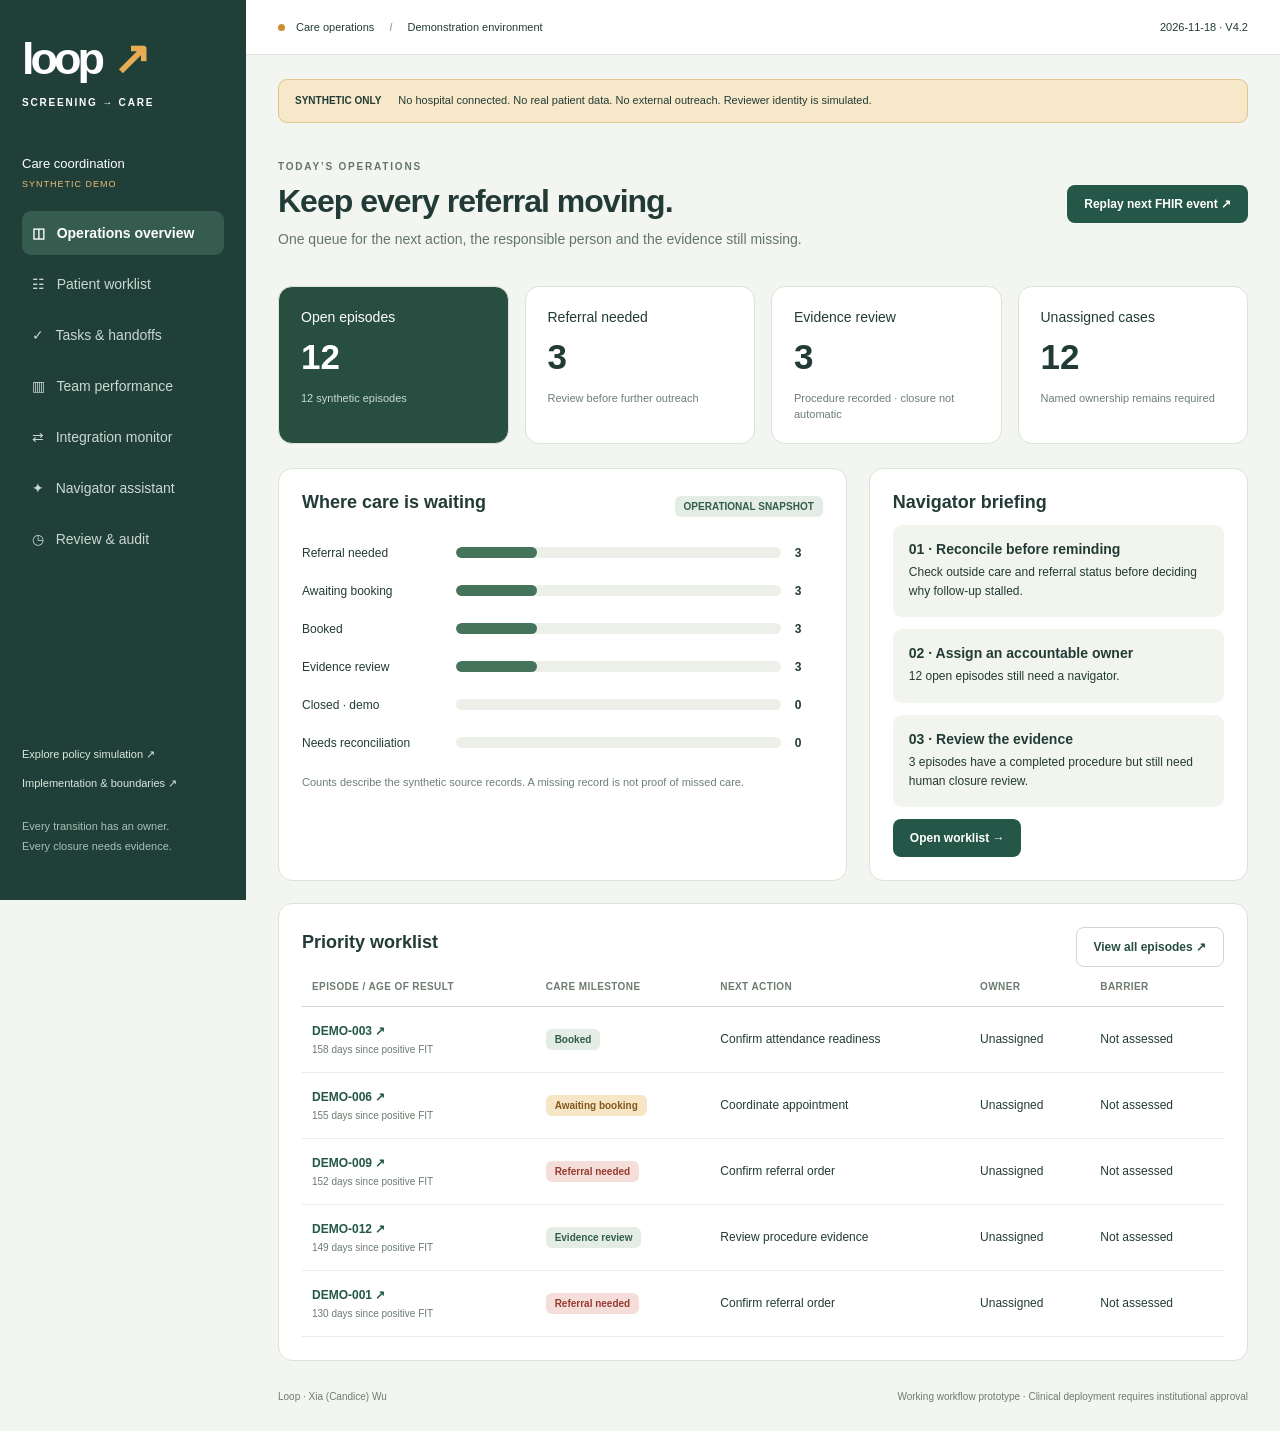
<file: index.html>
<!doctype html><html lang="en"><head><meta charset="utf-8"><meta name="viewport" content="width=device-width,initial-scale=1"><meta name="theme-color" content="#203f39"><title>Loop · Care coordination</title><link rel="stylesheet" href="care.css"><script src="data/fhir-demo.js" defer></script><script src="care-core.js" defer></script><script src="care.js" defer></script><script src="care-ops.js" defer></script></head>
<body><a class="skip" href="#main">Skip to workspace</a><aside><a class="logo" href="index.html">loop<span>↗</span></a><p class="overline">SCREENING → CARE</p><div class="workspace">Care coordination <small>SYNTHETIC DEMO</small></div><nav aria-label="Workspace"><button data-view="overview" class="active">◫ &nbsp; Operations overview</button><button data-view="queue">☷ &nbsp; Patient worklist</button><button data-view="tasks">✓ &nbsp; Tasks & handoffs</button><button data-view="reports">▥ &nbsp; Team performance</button><button data-view="feed">⇄ &nbsp; Integration monitor</button><button data-view="assistant">✦ &nbsp; Navigator assistant</button><button data-view="audit">◷ &nbsp; Review & audit</button></nav><div class="aside-bottom"><a href="analysis.html">Explore policy simulation ↗</a><a href="docs/CARE_COORDINATION_TECHNICAL_NOTES.html">Implementation & boundaries ↗</a><p>Every transition has an owner.<br>Every closure needs evidence.</p></div></aside>
<div class="shell"><header><span><i></i> Care operations <b>/</b> Demonstration environment</span><span id="snapshot-label">Snapshot · V4.2</span></header><main id="main"><div class="notice"><strong>SYNTHETIC ONLY</strong> No hospital connected. No real patient data. No external outreach. Reviewer identity is simulated.</div><div class="heading"><div><p class="overline" id="eyebrow"></p><h1 id="title"></h1><p id="subtitle"></p></div><button id="feed-next" class="primary">Replay next FHIR event ↗</button></div><section id="content" aria-live="polite"></section><footer>Loop · Xia (Candice) Wu <span>Working workflow prototype · Clinical deployment requires institutional approval</span></footer></main></div>
<dialog id="case-dialog" aria-labelledby="case-title"><div id="case-body"></div></dialog><div id="toast" role="status"></div></body></html>
</file>
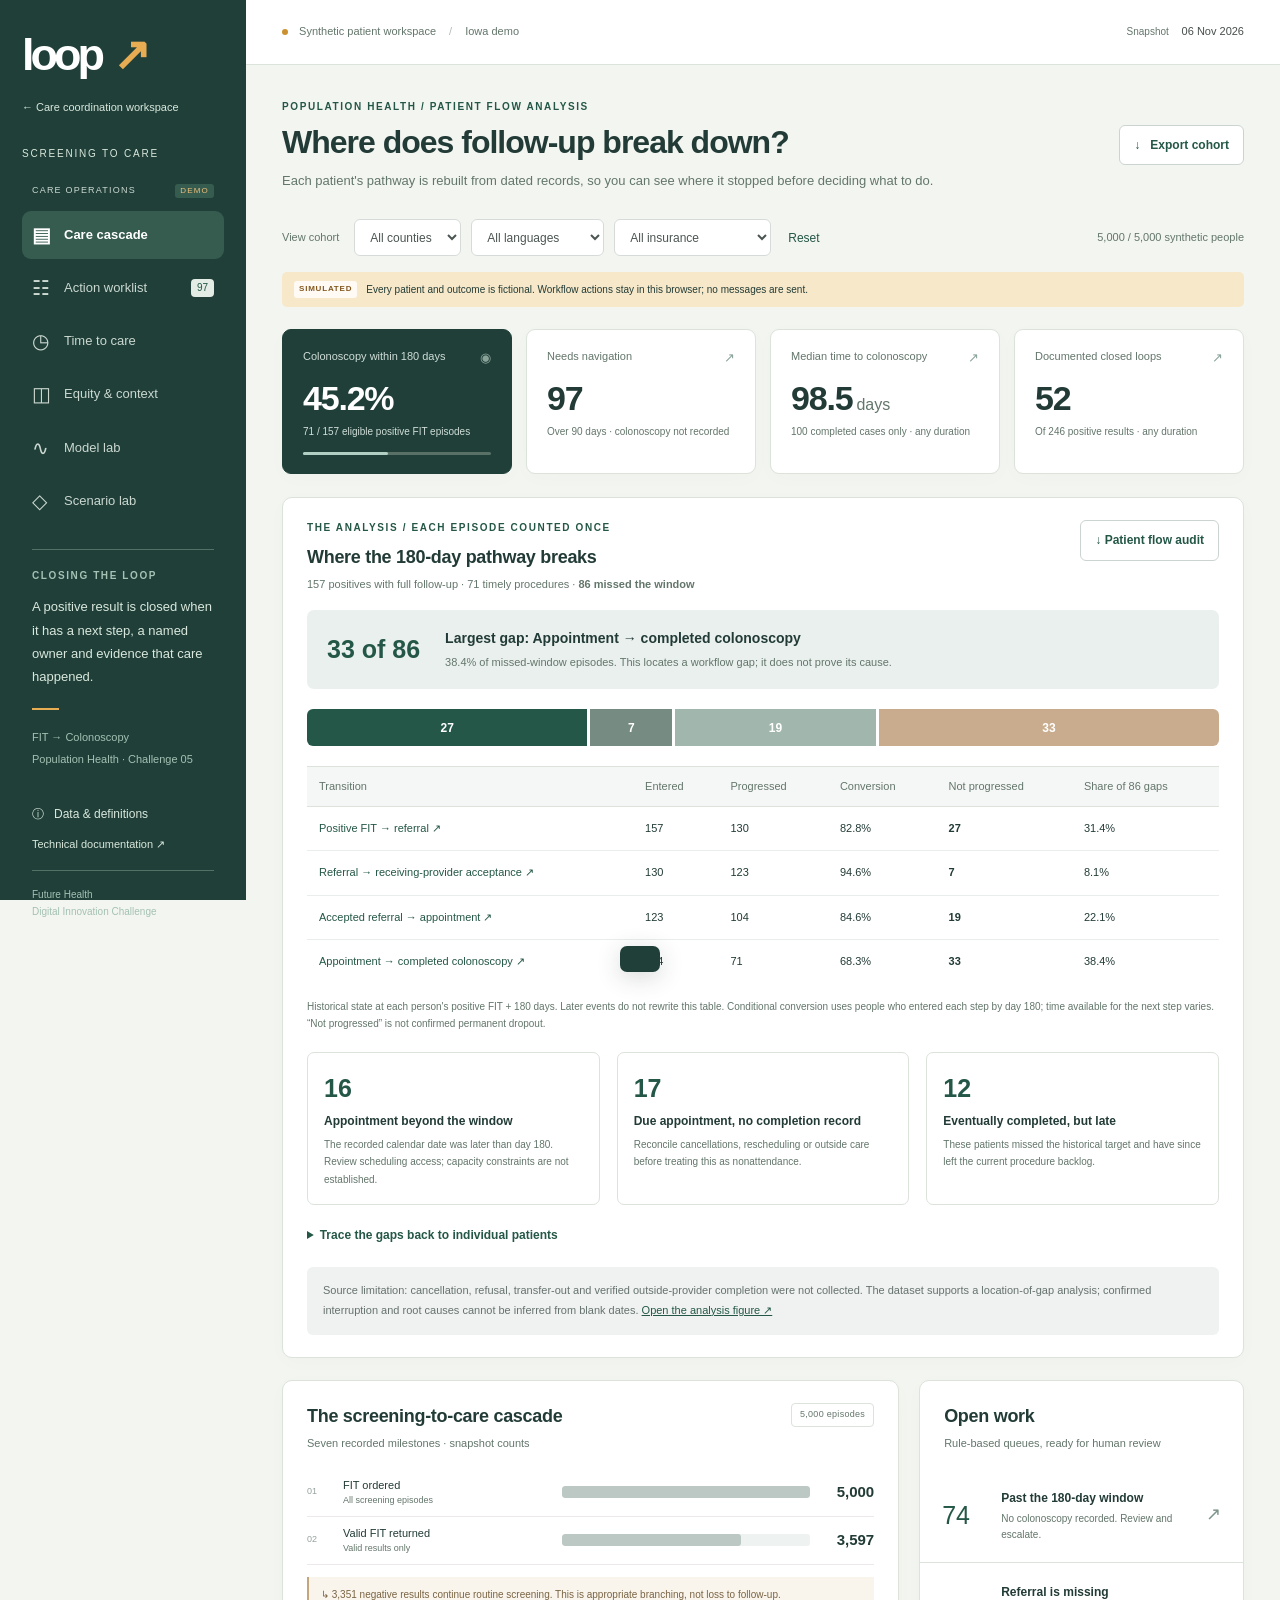
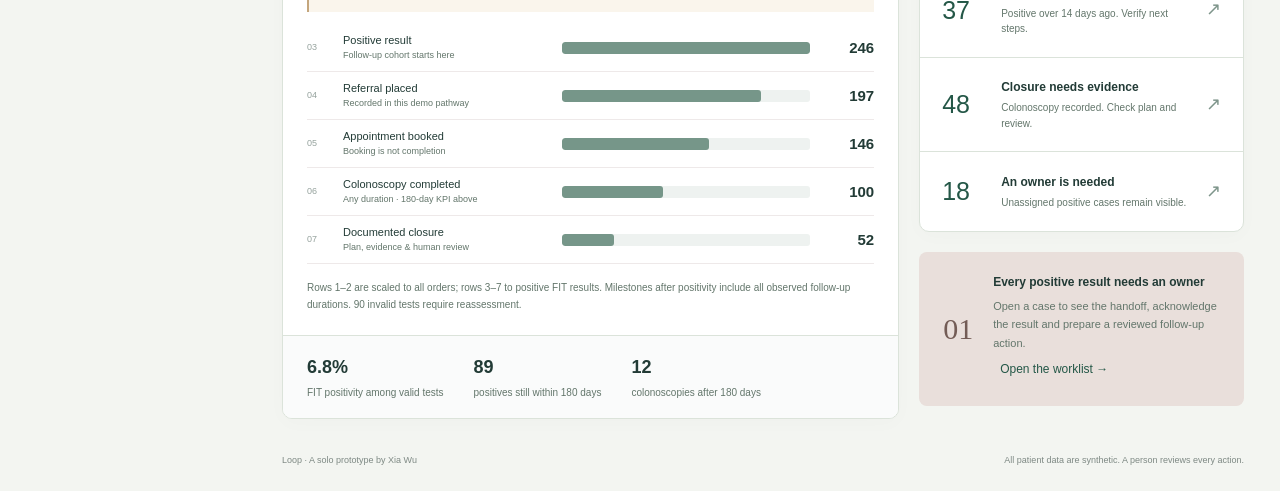
<file: analysis.html>
<!doctype html>
<html lang="en">
<head>
  <meta charset="utf-8">
  <meta name="viewport" content="width=device-width, initial-scale=1">
  <meta name="theme-color" content="#203f39">
  <meta name="description" content="Loop: a synthetic-data prototype for closing the FIT screening-to-care loop. Future Health Digital Innovation Challenge, Population Health.">
  <title>Loop · Screening to care</title>
  <meta property="og:type" content="website">
  <meta property="og:title" content="Loop · Closing the screening-to-care loop">
  <meta property="og:description" content="Interactive prototype on synthetic data. It shows where follow-up after a positive FIT stops and who owns the next step. No login needed.">
  <meta name="twitter:card" content="summary">
  <link rel="icon" href="data:image/svg+xml,%3Csvg xmlns='http://www.w3.org/2000/svg' viewBox='0 0 40 40'%3E%3Crect width='40' height='40' rx='11' fill='%23203f39'/%3E%3Ccircle cx='16' cy='20' r='9' fill='none' stroke='%23f0d9cf' stroke-width='3'/%3E%3Ccircle cx='25' cy='20' r='9' fill='none' stroke='%23e8ad53' stroke-width='3'/%3E%3C/svg%3E">
  <link rel="stylesheet" href="styles.css">
  <link rel="stylesheet" href="analysis-theme.css">
  <script src="data/demo-data.js" defer></script>
  <script src="metrics.js" defer></script>
  <script src="leakage.js" defer></script>
  <script src="modeling/model-data.js" defer></script>
  <script src="model-lab.js" defer></script>
  <script src="simulation_v3/simulation-data.js" defer></script>
  <script src="scenario-lab.js" defer></script>
  <script src="app.js" defer></script>
</head>
<body>
  <a class="skip" href="#main">Skip to dashboard</a>
  <aside class="sidebar">
    <a class="brand" href="#cascade" aria-label="Loop home">loop<span class="brand-dot">↗</span></a>
    <a href="index.html" class="workspace-return">← Care coordination workspace</a><div class="brand-caption">SCREENING TO CARE</div>
    <button class="mobile-info" id="mobile-methods-btn" aria-label="Data and definitions">ⓘ Data notes</button>
    <div class="workspace-label">CARE OPERATIONS <span>DEMO</span></div>
    <nav aria-label="Dashboard pages" id="navigation">
      <button data-page="cascade" class="active"><span class="nav-icon">▤</span>Care cascade</button>
      <button data-page="worklist"><span class="nav-icon">☷</span>Action worklist<span id="nav-count" class="nav-count"></span></button>
      <button data-page="timing"><span class="nav-icon">◷</span>Time to care</button>
      <button data-page="equity"><span class="nav-icon">◫</span>Equity & context</button>
      <button data-page="models"><span class="nav-icon">∿</span>Model lab</button>
      <button data-page="scenarios"><span class="nav-icon">◇</span>Scenario lab</button>
    </nav>
    <div class="sidebar-note"><div class="mini-label">CLOSING THE LOOP</div><p>A positive result is closed when it has a next step, a named owner and evidence that care happened.</p><span class="small-rule"></span><small>FIT → Colonoscopy<br>Population Health · Challenge 05</small></div>
    <div class="sidebar-bottom"><button id="methods-btn">ⓘ &nbsp; Data & definitions</button><a href="docs/TECHNICAL_DOCUMENTATION.html" target="_blank">Technical documentation ↗</a><div class="competition-name">Future Health<br>Digital Innovation Challenge</div></div>
  </aside>
  <div class="shell">
    <header class="topbar"><div><span class="status-dot"></span> Synthetic patient workspace <span class="topbar-divider">/</span> Iowa demo</div><div class="snapshot">Snapshot <strong>06 Nov 2026</strong></div></header>
    <main id="main" tabindex="-1">
      <div class="page-heading"><div><div id="eyebrow" class="eyebrow">POPULATION HEALTH / CARE CASCADE</div><h1 id="page-title">Where does follow-up break down?</h1><p id="page-subtitle">Loading the synthetic cohort.</p></div><button class="button secondary" id="export-btn">↓ &nbsp; Export cohort</button></div>
      <div class="filters" aria-label="Cohort filters">
        <span class="filter-label">View cohort</span>
        <label><span class="sr-only">County</span><select id="county-filter"><option value="">All counties</option></select></label>
        <label><span class="sr-only">Language</span><select id="language-filter"><option value="">All languages</option></select></label>
        <label><span class="sr-only">Insurance</span><select id="insurance-filter"><option value="">All insurance</option></select></label>
        <button class="text-button" id="reset-filters">Reset</button><span id="filter-count" class="filter-count"></span>
      </div>
      <div class="disclosure"><span class="disclosure-tag">SIMULATED</span><span>Every patient and outcome is fictional. Workflow actions stay in this browser; no messages are sent.</span></div>
      <section id="content" aria-live="polite" aria-label="Dashboard content"><p class="small" style="padding:40px 0">Loading the synthetic cohort.</p></section>
      <footer class="main-footer"><span>Loop · A solo prototype by Xia Wu</span><span>All patient data are synthetic. A person reviews every action.</span></footer>
    </main>
  </div>
  <dialog id="case-dialog" class="case-dialog" aria-labelledby="case-title"><div id="case-content"></div></dialog>
  <dialog id="methods-dialog" class="methods-dialog" aria-labelledby="methods-title">
    <div class="dialog-heading"><div><div class="eyebrow">READ THE NUMBERS CORRECTLY</div><h2 id="methods-title">Data & definitions</h2></div><button class="icon-button" data-close="methods-dialog" aria-label="Close data definitions">×</button></div>
    <div class="definition-grid">
      <article><h3>180-day completion</h3><p>Denominator: positive FIT episodes with at least 180 days of observation by 6 Nov 2026. Numerator: colonoscopy completed 0 to 180 days after the positive result. Recent positives remain in active follow-up and are excluded from both numerator and denominator.</p></article>
      <article><h3>Workflow thresholds</h3><p>Kit return: over 30 days. Missing referral: over 14 days after positivity. Navigator queue: over 90 days without colonoscopy. Escalation: over 180 days. Closure review: over 14 days after colonoscopy. These are configurable demo rules, not universal clinical deadlines.</p></article>
      <article><h3>Fictional patient data</h3><p>5,000 reproducible synthetic episodes, seed 20261106. All are assumed average-risk, asymptomatic and due for screening. No names, contact details or real patient records. Group differences reflect simulation and sampling; they are not evidence about communities.</p></article>
      <article><h3>Real geographic context</h3><p>CDC PLACES 2025 release, 2022 BRFSS-based model estimates, crude prevalence, ages 45 to 75. County screening coverage is not positive-FIT follow-up. The map is independent of patient filters and cannot validate the fictional cohort.</p></article>
      <article><h3>Completion is not closure</h3><p>Closure requires colonoscopy evidence, pathology when a specimen was collected (otherwise N/A), a documented plan, patient acknowledgement, an owner and human review. Reminders and approvals never fabricate clinical events.</p></article>
      <article><h3>Prototype boundary</h3><p>There is no patient-facing messaging, EHR connection, diagnosis or treatment recommendation. Session audit records are editable local demonstration data, not a clinical audit system. No clinical effectiveness or regulatory status is claimed.</p></article>
    </div>
    <div class="note">This is a project-defined quality indicator, not a certified HEDIS implementation. A future pilot needs local pathway review, approved data access, consent, security controls and prospective evaluation.</div>
    <div class="dialog-actions"><a class="button secondary" href="docs/SOURCES.html" target="_blank">Evidence & sources ↗</a><button class="button secondary" id="export-audit">Export session audit</button><button class="text-button danger-text" id="reset-session">Reset demo actions</button></div>
    <p class="small" id="storage-status"></p>
  </dialog>
  <div id="toast" role="status" aria-live="polite"></div>
  <noscript><div class="noscript">Loop needs JavaScript to display the local synthetic dataset. You can still read <a href="docs/TECHNICAL_DOCUMENTATION.html">the technical documentation</a> or open <a href="data/cohort.csv">the synthetic CSV</a>.</div></noscript>
</body>
</html>
</file>
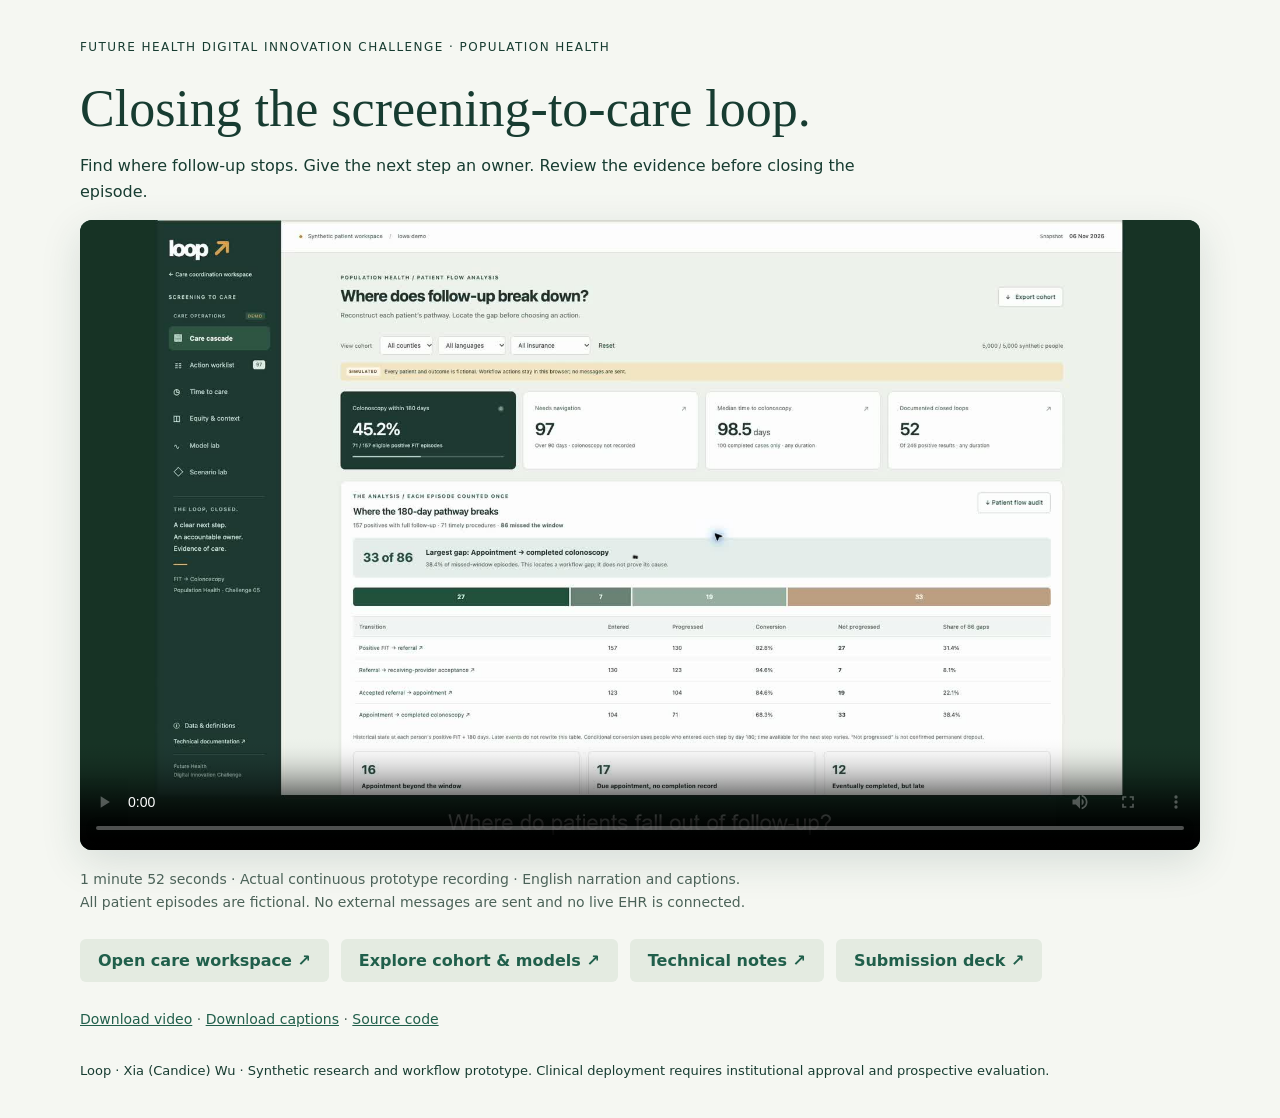
<file: demo.html>
<!doctype html><html lang="en"><meta charset="utf-8"><meta name="viewport" content="width=device-width,initial-scale=1"><title>Loop — screening to care demonstration</title><style>body{margin:0;background:#f5f7f2;color:#173c31;font-family:system-ui,sans-serif}main{max-width:1120px;margin:40px auto;padding:0 24px}header{letter-spacing:.12em;font-size:12px;text-transform:uppercase}h1{font:52px/1.1 Georgia,serif;margin:26px 0 16px}p{max-width:78ch;line-height:1.6}video{width:100%;background:#163a2d;border-radius:12px;box-shadow:0 12px 40px #193d3322}a{color:#205f4b}nav{display:flex;flex-wrap:wrap;gap:12px;margin:26px 0}nav a{padding:12px 18px;background:#e4ebe1;border-radius:6px;text-decoration:none;font-weight:600}.note{font-size:14px;color:#4c6359}footer{margin:32px 0;font-size:13px}@media(max-width:600px){h1{font-size:36px}}</style><main><header>Future Health Digital Innovation Challenge · Population Health</header><h1>Closing the screening-to-care loop.</h1><p>Find where follow-up stops. Give the next step an owner. Review the evidence before closing the episode.</p><video controls playsinline preload="metadata" poster="media/Loop_Demo_Preview.jpg"><source src="media/Loop_Demo_EN.mp4" type="video/mp4">Your browser cannot play this video. <a href="media/Loop_Demo_EN.mp4">Download the demonstration</a>.</video><p class="note">1 minute 52 seconds · Actual continuous prototype recording · English narration and captions.<br>All patient episodes are fictional. No external messages are sent and no live EHR is connected.</p><nav><a href="index.html">Open care workspace ↗</a><a href="analysis.html">Explore cohort &amp; models ↗</a><a href="docs/CARE_COORDINATION_TECHNICAL_NOTES.html">Technical notes ↗</a><a href="docs/Loop_Submission_Deck.pdf">Submission deck ↗</a></nav><p class="note"><a href="media/Loop_Demo_EN.mp4" download>Download video</a> · <a href="media/Loop_Demo_EN.srt" download>Download captions</a> · <a href="https://github.com/candicewu0515/loop-screening-to-care">Source code</a></p><footer>Loop · Xia (Candice) Wu · Synthetic research and workflow prototype. Clinical deployment requires institutional approval and prospective evaluation.</footer></main></html>
</file>
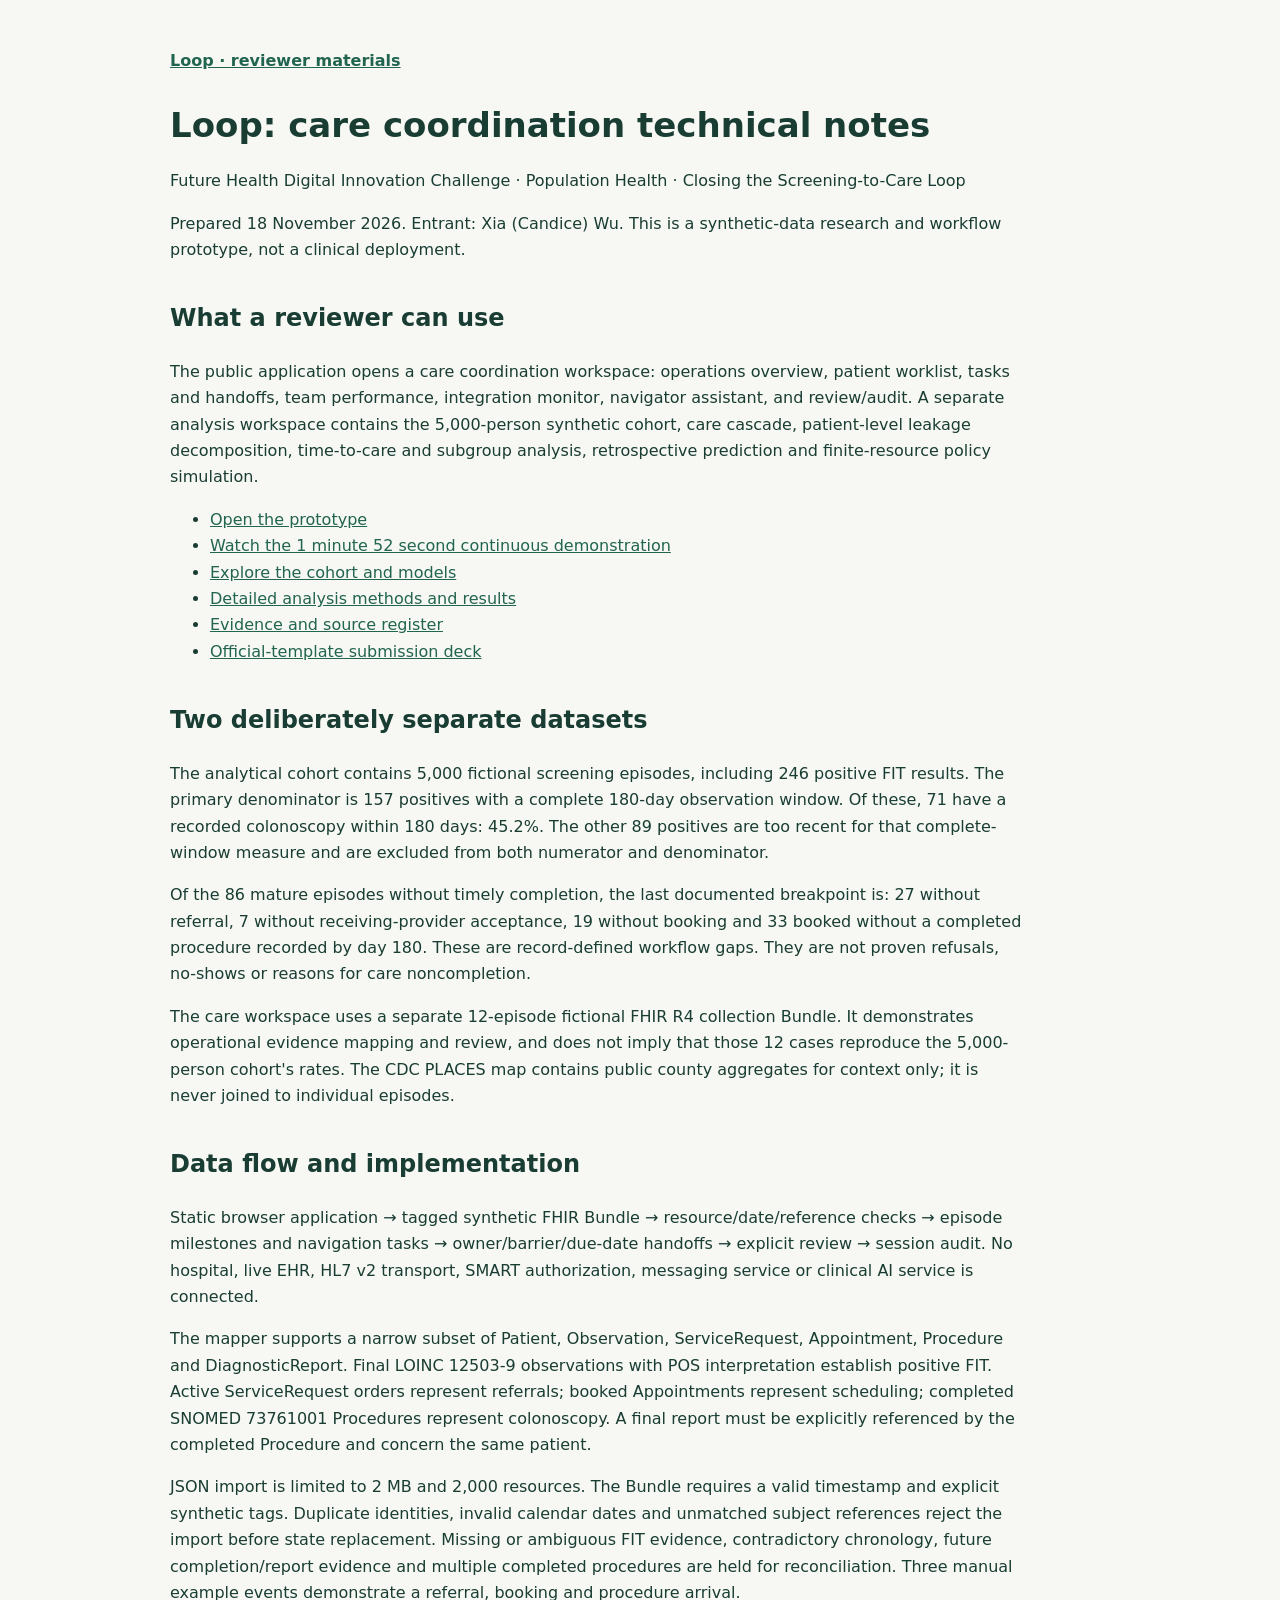
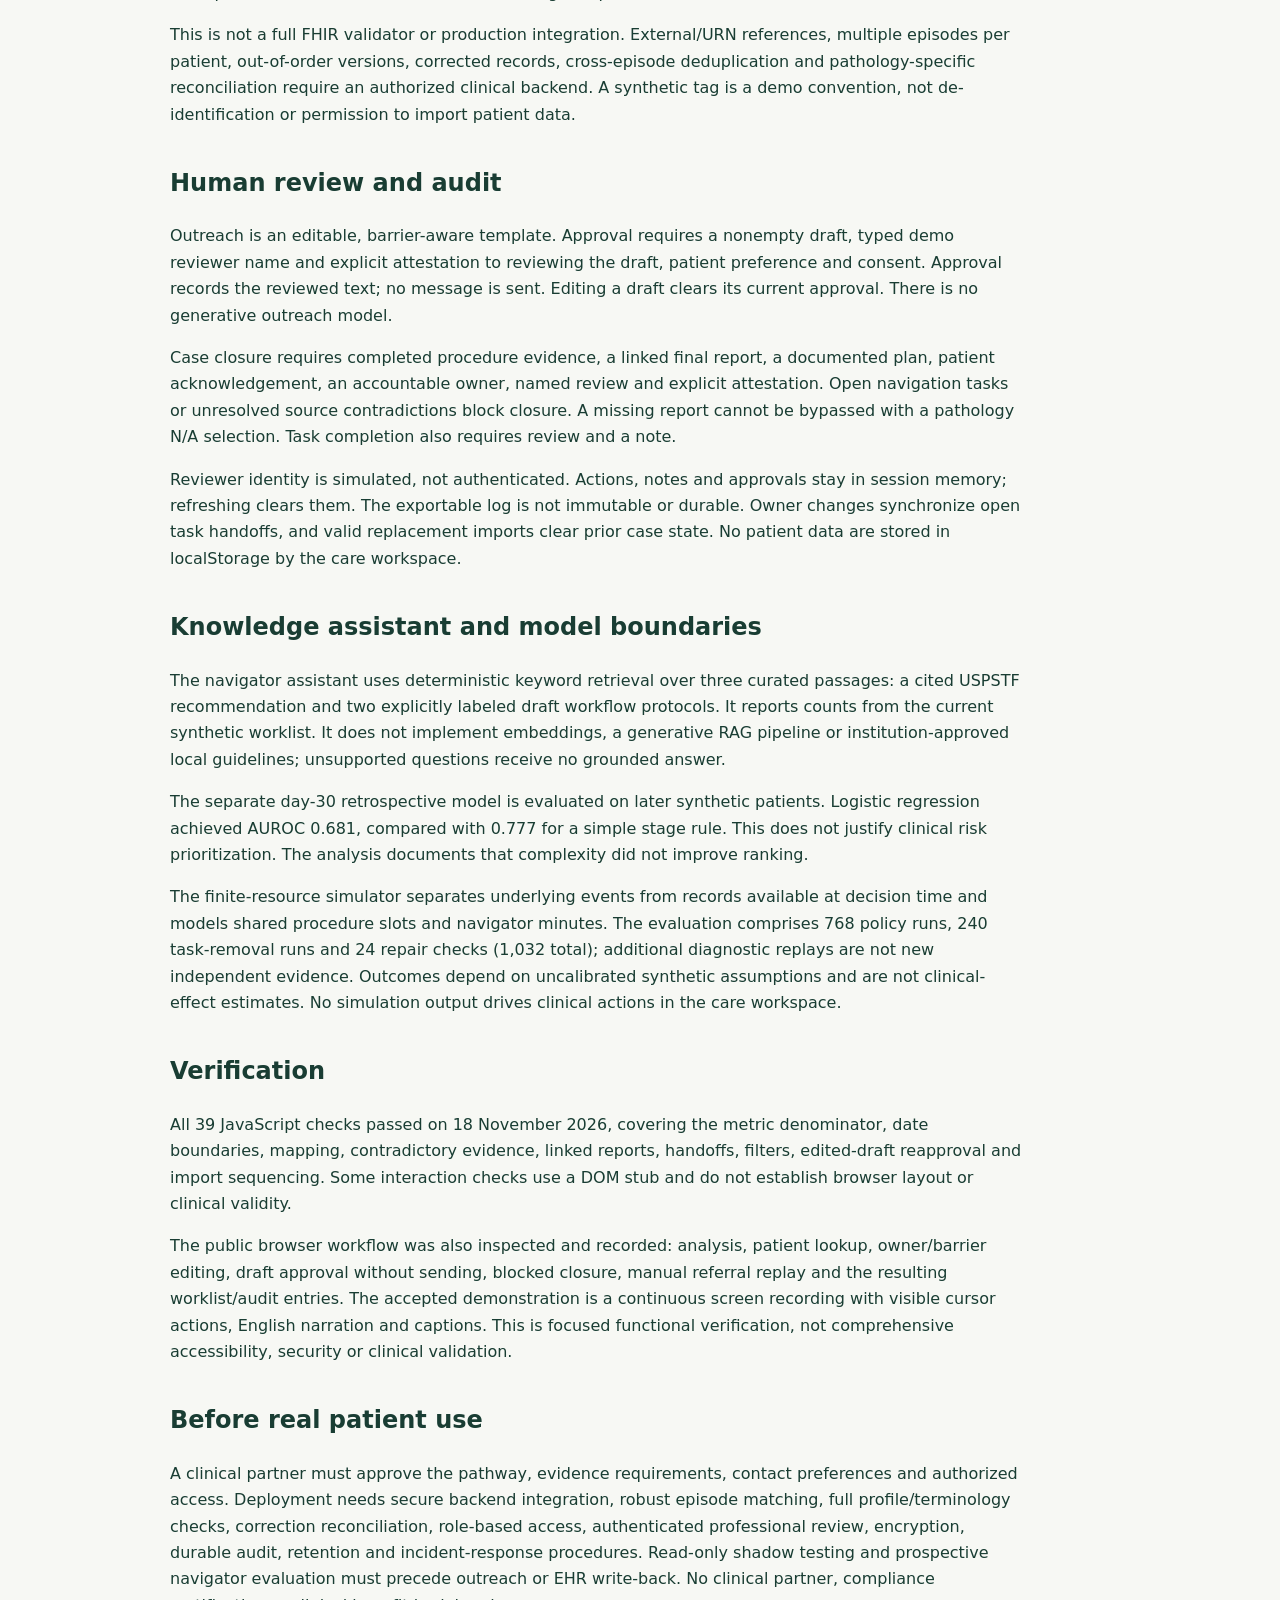
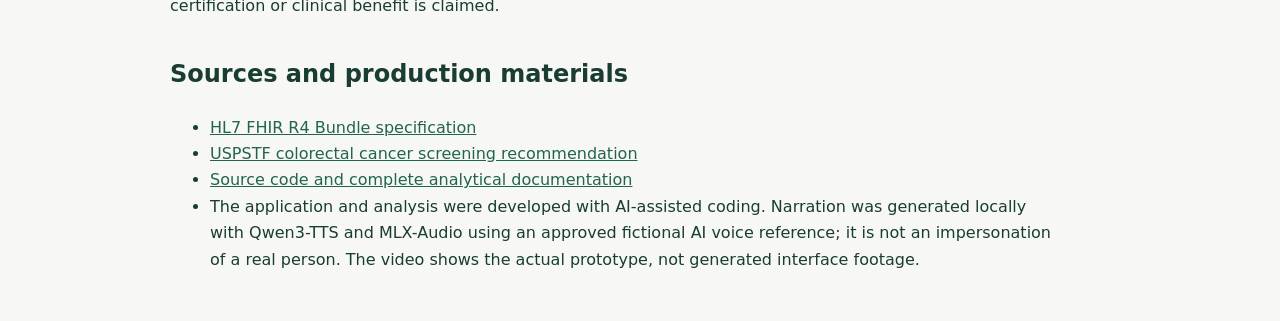
<file: docs/CARE_COORDINATION_TECHNICAL_NOTES.html>
<!doctype html><html lang="en"><meta charset="utf-8"><meta name="viewport" content="width=device-width,initial-scale=1"><title>Loop — technical notes</title><style>body{max-width:940px;margin:48px auto;padding:0 24px;font:16px/1.65 system-ui,sans-serif;color:#193d33;background:#f7f8f4}h1{font-size:34px;line-height:1.15}h2{margin-top:36px}a{color:#21644f}p,li{max-width:84ch}header{font-weight:700;margin-bottom:32px}</style><header><a href="../demo.html">Loop · reviewer materials</a></header><main><h1>Loop: care coordination technical notes</h1>
<p>Future Health Digital Innovation Challenge · Population Health · Closing the Screening-to-Care Loop</p>
<p>Prepared 18 November 2026. Entrant: Xia (Candice) Wu. This is a synthetic-data research and workflow prototype, not a clinical deployment.</p>
<h2>What a reviewer can use</h2>
<p>The public application opens a care coordination workspace: operations overview, patient worklist, tasks and handoffs, team performance, integration monitor, navigator assistant, and review/audit. A separate analysis workspace contains the 5,000-person synthetic cohort, care cascade, patient-level leakage decomposition, time-to-care and subgroup analysis, retrospective prediction and finite-resource policy simulation.</p>
<ul>
<li><a href="../index.html">Open the prototype</a></li>
<li><a href="../demo.html">Watch the 1 minute 52 second continuous demonstration</a></li>
<li><a href="../analysis.html">Explore the cohort and models</a></li>
<li><a href="TECHNICAL_DOCUMENTATION.html">Detailed analysis methods and results</a></li>
<li><a href="SOURCES.html">Evidence and source register</a></li>
<li><a href="Loop_Submission_Deck.pdf">Official-template submission deck</a></li>
</ul>
<h2>Two deliberately separate datasets</h2>
<p>The analytical cohort contains 5,000 fictional screening episodes, including 246 positive FIT results. The primary denominator is 157 positives with a complete 180-day observation window. Of these, 71 have a recorded colonoscopy within 180 days: 45.2%. The other 89 positives are too recent for that complete-window measure and are excluded from both numerator and denominator.</p>
<p>Of the 86 mature episodes without timely completion, the last documented breakpoint is: 27 without referral, 7 without receiving-provider acceptance, 19 without booking and 33 booked without a completed procedure recorded by day 180. These are record-defined workflow gaps. They are not proven refusals, no-shows or reasons for care noncompletion.</p>
<p>The care workspace uses a separate 12-episode fictional FHIR R4 collection Bundle. It demonstrates operational evidence mapping and review, and does not imply that those 12 cases reproduce the 5,000-person cohort's rates. The CDC PLACES map contains public county aggregates for context only; it is never joined to individual episodes.</p>
<h2>Data flow and implementation</h2>
<p>Static browser application → tagged synthetic FHIR Bundle → resource/date/reference checks → episode milestones and navigation tasks → owner/barrier/due-date handoffs → explicit review → session audit. No hospital, live EHR, HL7 v2 transport, SMART authorization, messaging service or clinical AI service is connected.</p>
<p>The mapper supports a narrow subset of Patient, Observation, ServiceRequest, Appointment, Procedure and DiagnosticReport. Final LOINC 12503-9 observations with POS interpretation establish positive FIT. Active ServiceRequest orders represent referrals; booked Appointments represent scheduling; completed SNOMED 73761001 Procedures represent colonoscopy. A final report must be explicitly referenced by the completed Procedure and concern the same patient.</p>
<p>JSON import is limited to 2 MB and 2,000 resources. The Bundle requires a valid timestamp and explicit synthetic tags. Duplicate identities, invalid calendar dates and unmatched subject references reject the import before state replacement. Missing or ambiguous FIT evidence, contradictory chronology, future completion/report evidence and multiple completed procedures are held for reconciliation. Three manual example events demonstrate a referral, booking and procedure arrival.</p>
<p>This is not a full FHIR validator or production integration. External/URN references, multiple episodes per patient, out-of-order versions, corrected records, cross-episode deduplication and pathology-specific reconciliation require an authorized clinical backend. A synthetic tag is a demo convention, not de-identification or permission to import patient data.</p>
<h2>Human review and audit</h2>
<p>Outreach is an editable, barrier-aware template. Approval requires a nonempty draft, typed demo reviewer name and explicit attestation to reviewing the draft, patient preference and consent. Approval records the reviewed text; no message is sent. Editing a draft clears its current approval. There is no generative outreach model.</p>
<p>Case closure requires completed procedure evidence, a linked final report, a documented plan, patient acknowledgement, an accountable owner, named review and explicit attestation. Open navigation tasks or unresolved source contradictions block closure. A missing report cannot be bypassed with a pathology N/A selection. Task completion also requires review and a note.</p>
<p>Reviewer identity is simulated, not authenticated. Actions, notes and approvals stay in session memory; refreshing clears them. The exportable log is not immutable or durable. Owner changes synchronize open task handoffs, and valid replacement imports clear prior case state. No patient data are stored in localStorage by the care workspace.</p>
<h2>Knowledge assistant and model boundaries</h2>
<p>The navigator assistant uses deterministic keyword retrieval over three curated passages: a cited USPSTF recommendation and two explicitly labeled draft workflow protocols. It reports counts from the current synthetic worklist. It does not implement embeddings, a generative RAG pipeline or institution-approved local guidelines; unsupported questions receive no grounded answer.</p>
<p>The separate day-30 retrospective model is evaluated on later synthetic patients. Logistic regression achieved AUROC 0.681, compared with 0.777 for a simple stage rule. This does not justify clinical risk prioritization. The analysis documents that complexity did not improve ranking.</p>
<p>The finite-resource simulator separates underlying events from records available at decision time and models shared procedure slots and navigator minutes. The evaluation comprises 768 policy runs, 240 task-removal runs and 24 repair checks (1,032 total); additional diagnostic replays are not new independent evidence. Outcomes depend on uncalibrated synthetic assumptions and are not clinical-effect estimates. No simulation output drives clinical actions in the care workspace.</p>
<h2>Verification</h2>
<p>All 39 JavaScript checks passed on 18 November 2026, covering the metric denominator, date boundaries, mapping, contradictory evidence, linked reports, handoffs, filters, edited-draft reapproval and import sequencing. Some interaction checks use a DOM stub and do not establish browser layout or clinical validity.</p>
<p>The public browser workflow was also inspected and recorded: analysis, patient lookup, owner/barrier editing, draft approval without sending, blocked closure, manual referral replay and the resulting worklist/audit entries. The accepted demonstration is a continuous screen recording with visible cursor actions, English narration and captions. This is focused functional verification, not comprehensive accessibility, security or clinical validation.</p>
<h2>Before real patient use</h2>
<p>A clinical partner must approve the pathway, evidence requirements, contact preferences and authorized access. Deployment needs secure backend integration, robust episode matching, full profile/terminology checks, correction reconciliation, role-based access, authenticated professional review, encryption, durable audit, retention and incident-response procedures. Read-only shadow testing and prospective navigator evaluation must precede outreach or EHR write-back. No clinical partner, compliance certification or clinical benefit is claimed.</p>
<h2>Sources and production materials</h2>
<ul>
<li><a href="https://hl7.org/fhir/R4/bundle.html">HL7 FHIR R4 Bundle specification</a></li>
<li><a href="https://www.uspreventiveservicestaskforce.org/uspstf/recommendation/colorectal-cancer-screening">USPSTF colorectal cancer screening recommendation</a></li>
<li><a href="https://github.com/candicewu0515/loop-screening-to-care">Source code and complete analytical documentation</a></li>
<li>The application and analysis were developed with AI-assisted coding. Narration was generated locally with Qwen3-TTS and MLX-Audio using an approved fictional AI voice reference; it is not an impersonation of a real person. The video shows the actual prototype, not generated interface footage.</li>
</ul></main></html>
</file>
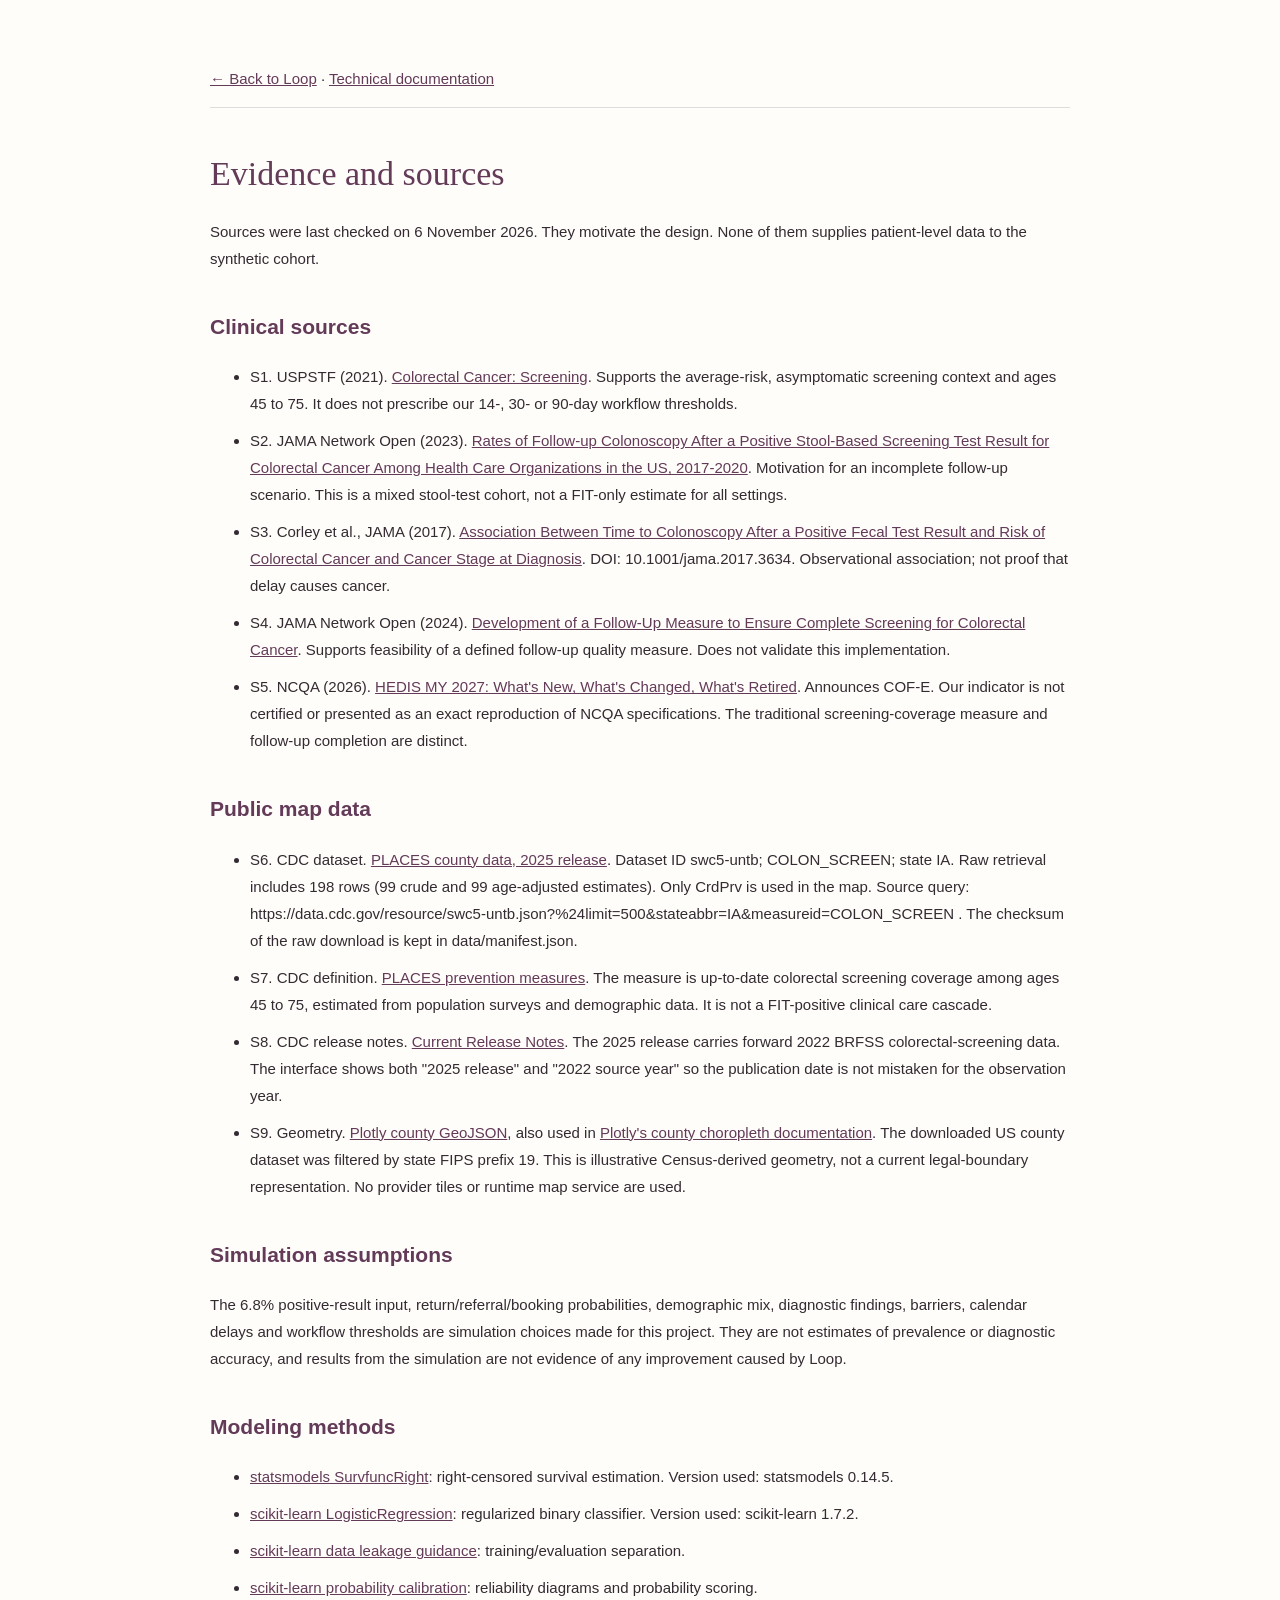
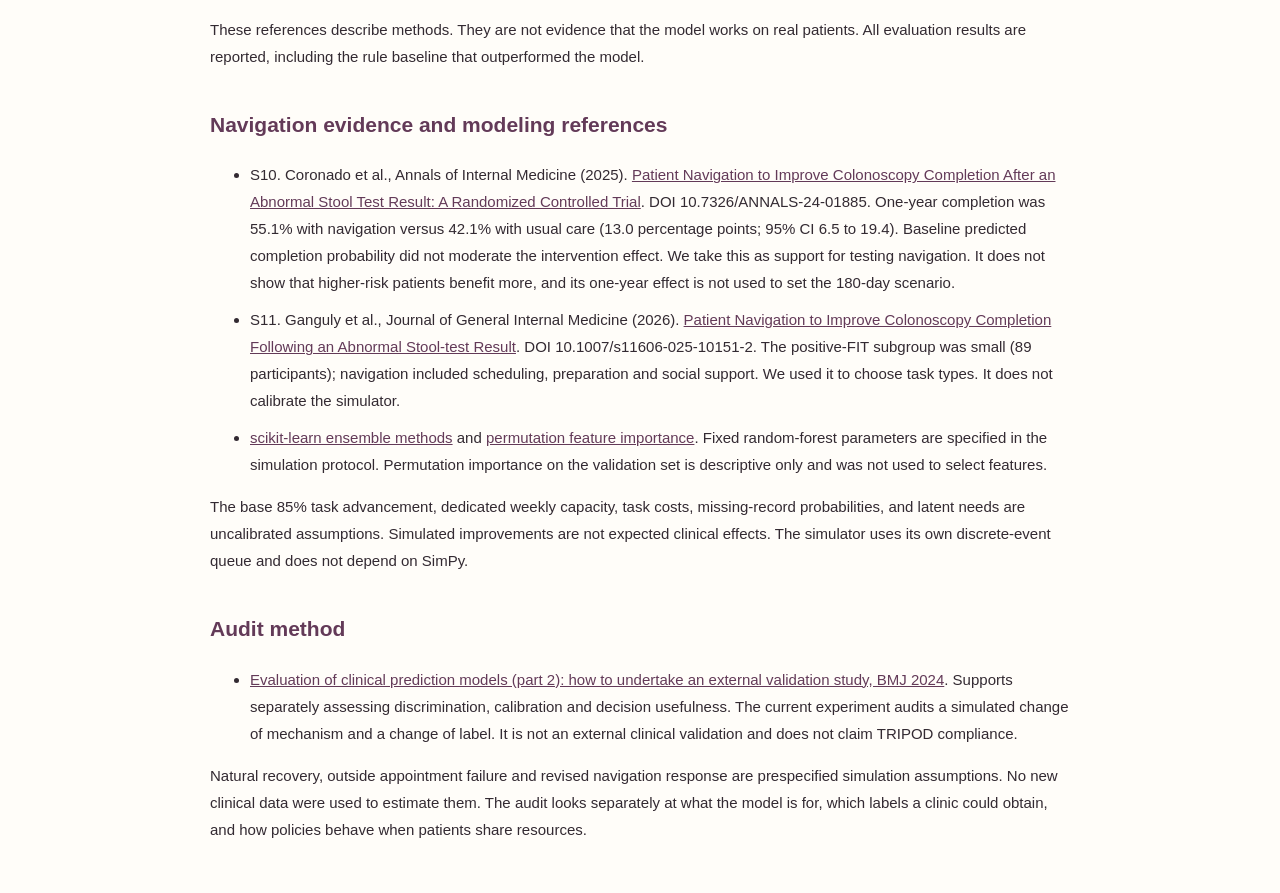
<file: docs/SOURCES.html>
<!doctype html><html lang="en"><head><meta charset="utf-8"><meta name="viewport" content="width=device-width,initial-scale=1"><title>Loop · Evidence and sources</title><style>body{max-width:860px;margin:50px auto;padding:0 24px;font:15px/1.8 -apple-system,BlinkMacSystemFont,"Segoe UI",sans-serif;color:#332a32;background:#fffdf9}h1{font:normal 34px/1.25 Georgia,serif;color:#633a58;margin-top:45px}h2{font-size:21px;margin-top:36px;color:#633a58}a{color:#633a58;overflow-wrap:anywhere}li{margin:10px 0}nav{padding:15px 0;border-bottom:1px solid #ddd}p{overflow-wrap:anywhere}</style></head><body><nav><a href="../index.html">← Back to Loop</a> · <a href="TECHNICAL_DOCUMENTATION.html">Technical documentation</a></nav><h1>Evidence and sources</h1>
<p>Sources were last checked on 6 November 2026. They motivate the design. None of them supplies patient-level data to the synthetic cohort.</p>
<h2>Clinical sources</h2>
<ul>
<li>S1. USPSTF (2021). <a href="https://www.uspreventiveservicestaskforce.org/uspstf/recommendation/colorectal-cancer-screening">Colorectal Cancer: Screening</a>. Supports the average-risk, asymptomatic screening context and ages 45 to 75. It does not prescribe our 14-, 30- or 90-day workflow thresholds.</li>
<li>S2. JAMA Network Open (2023). <a href="https://pmc.ncbi.nlm.nih.gov/articles/PMC9856942/">Rates of Follow-up Colonoscopy After a Positive Stool-Based Screening Test Result for Colorectal Cancer Among Health Care Organizations in the US, 2017-2020</a>. Motivation for an incomplete follow-up scenario. This is a mixed stool-test cohort, not a FIT-only estimate for all settings.</li>
<li>S3. Corley et al., JAMA (2017). <a href="https://pubmed.ncbi.nlm.nih.gov/28444278/">Association Between Time to Colonoscopy After a Positive Fecal Test Result and Risk of Colorectal Cancer and Cancer Stage at Diagnosis</a>. DOI: 10.1001/jama.2017.3634. Observational association; not proof that delay causes cancer.</li>
<li>S4. JAMA Network Open (2024). <a href="https://pmc.ncbi.nlm.nih.gov/articles/PMC10964113/">Development of a Follow-Up Measure to Ensure Complete Screening for Colorectal Cancer</a>. Supports feasibility of a defined follow-up quality measure. Does not validate this implementation.</li>
<li>S5. NCQA (2026). <a href="https://www.ncqa.org/blog/hedis-my-2027-whats-new-whats-changed-whats-retired/">HEDIS MY 2027: What's New, What's Changed, What's Retired</a>. Announces COF-E. Our indicator is not certified or presented as an exact reproduction of NCQA specifications. The traditional screening-coverage measure and follow-up completion are distinct.</li>
</ul>
<h2>Public map data</h2>
<ul>
<li>S6. CDC dataset. <a href="https://data.cdc.gov/500-Cities-Places/PLACES-Local-Data-for-Better-Health-County-Data-20/swc5-untb">PLACES county data, 2025 release</a>. Dataset ID swc5-untb; COLON_SCREEN; state IA. Raw retrieval includes 198 rows (99 crude and 99 age-adjusted estimates). Only CrdPrv is used in the map. Source query: https://data.cdc.gov/resource/swc5-untb.json?%24limit=500&amp;stateabbr=IA&amp;measureid=COLON_SCREEN . The checksum of the raw download is kept in data/manifest.json.</li>
<li>S7. CDC definition. <a href="https://www.cdc.gov/places/measure-definitions/prevention.html">PLACES prevention measures</a>. The measure is up-to-date colorectal screening coverage among ages 45 to 75, estimated from population surveys and demographic data. It is not a FIT-positive clinical care cascade.</li>
<li>S8. CDC release notes. <a href="https://www.cdc.gov/places/current-release-notes/index.html">Current Release Notes</a>. The 2025 release carries forward 2022 BRFSS colorectal-screening data. The interface shows both "2025 release" and "2022 source year" so the publication date is not mistaken for the observation year.</li>
<li>S9. Geometry. <a href="https://github.com/plotly/datasets/blob/master/geojson-counties-fips.json">Plotly county GeoJSON</a>, also used in <a href="https://plotly.com/python/choropleth-maps/">Plotly's county choropleth documentation</a>. The downloaded US county dataset was filtered by state FIPS prefix 19. This is illustrative Census-derived geometry, not a current legal-boundary representation. No provider tiles or runtime map service are used.</li>
</ul>
<h2>Simulation assumptions</h2>
<p>The 6.8% positive-result input, return/referral/booking probabilities, demographic mix, diagnostic findings, barriers, calendar delays and workflow thresholds are simulation choices made for this project. They are not estimates of prevalence or diagnostic accuracy, and results from the simulation are not evidence of any improvement caused by Loop.</p>
<h2>Modeling methods</h2>
<ul>
<li><a href="https://www.statsmodels.org/stable/generated/statsmodels.duration.survfunc.SurvfuncRight.html">statsmodels SurvfuncRight</a>: right-censored survival estimation. Version used: statsmodels 0.14.5.</li>
<li><a href="https://scikit-learn.org/stable/modules/generated/sklearn.linear_model.LogisticRegression.html">scikit-learn LogisticRegression</a>: regularized binary classifier. Version used: scikit-learn 1.7.2.</li>
<li><a href="https://scikit-learn.org/stable/common_pitfalls.html">scikit-learn data leakage guidance</a>: training/evaluation separation.</li>
<li><a href="https://scikit-learn.org/stable/modules/calibration.html">scikit-learn probability calibration</a>: reliability diagrams and probability scoring.</li>
</ul>
<p>These references describe methods. They are not evidence that the model works on real patients. All evaluation results are reported, including the rule baseline that outperformed the model.</p>
<h2>Navigation evidence and modeling references</h2>
<ul>
<li>S10. Coronado et al., Annals of Internal Medicine (2025). <a href="https://pubmed.ncbi.nlm.nih.gov/40163863/">Patient Navigation to Improve Colonoscopy Completion After an Abnormal Stool Test Result: A Randomized Controlled Trial</a>. DOI 10.7326/ANNALS-24-01885. One-year completion was 55.1% with navigation versus 42.1% with usual care (13.0 percentage points; 95% CI 6.5 to 19.4). Baseline predicted completion probability did not moderate the intervention effect. We take this as support for testing navigation. It does not show that higher-risk patients benefit more, and its one-year effect is not used to set the 180-day scenario.</li>
<li>S11. Ganguly et al., Journal of General Internal Medicine (2026). <a href="https://pubmed.ncbi.nlm.nih.gov/41639370/">Patient Navigation to Improve Colonoscopy Completion Following an Abnormal Stool-test Result</a>. DOI 10.1007/s11606-025-10151-2. The positive-FIT subgroup was small (89 participants); navigation included scheduling, preparation and social support. We used it to choose task types. It does not calibrate the simulator.</li>
<li><a href="https://scikit-learn.org/stable/modules/ensemble.html">scikit-learn ensemble methods</a> and <a href="https://scikit-learn.org/stable/modules/permutation_importance.html">permutation feature importance</a>. Fixed random-forest parameters are specified in the simulation protocol. Permutation importance on the validation set is descriptive only and was not used to select features.</li>
</ul>
<p>The base 85% task advancement, dedicated weekly capacity, task costs, missing-record probabilities, and latent needs are uncalibrated assumptions. Simulated improvements are not expected clinical effects. The simulator uses its own discrete-event queue and does not depend on SimPy.</p>
<h2>Audit method</h2>
<ul>
<li><a href="https://www.bmj.com/content/384/bmj-2023-074820">Evaluation of clinical prediction models (part 2): how to undertake an external validation study, BMJ 2024</a>. Supports separately assessing discrimination, calibration and decision usefulness. The current experiment audits a simulated change of mechanism and a change of label. It is not an external clinical validation and does not claim TRIPOD compliance.</li>
</ul>
<p>Natural recovery, outside appointment failure and revised navigation response are prespecified simulation assumptions. No new clinical data were used to estimate them. The audit looks separately at what the model is for, which labels a clinic could obtain, and how policies behave when patients share resources.</p></body></html>
</file>
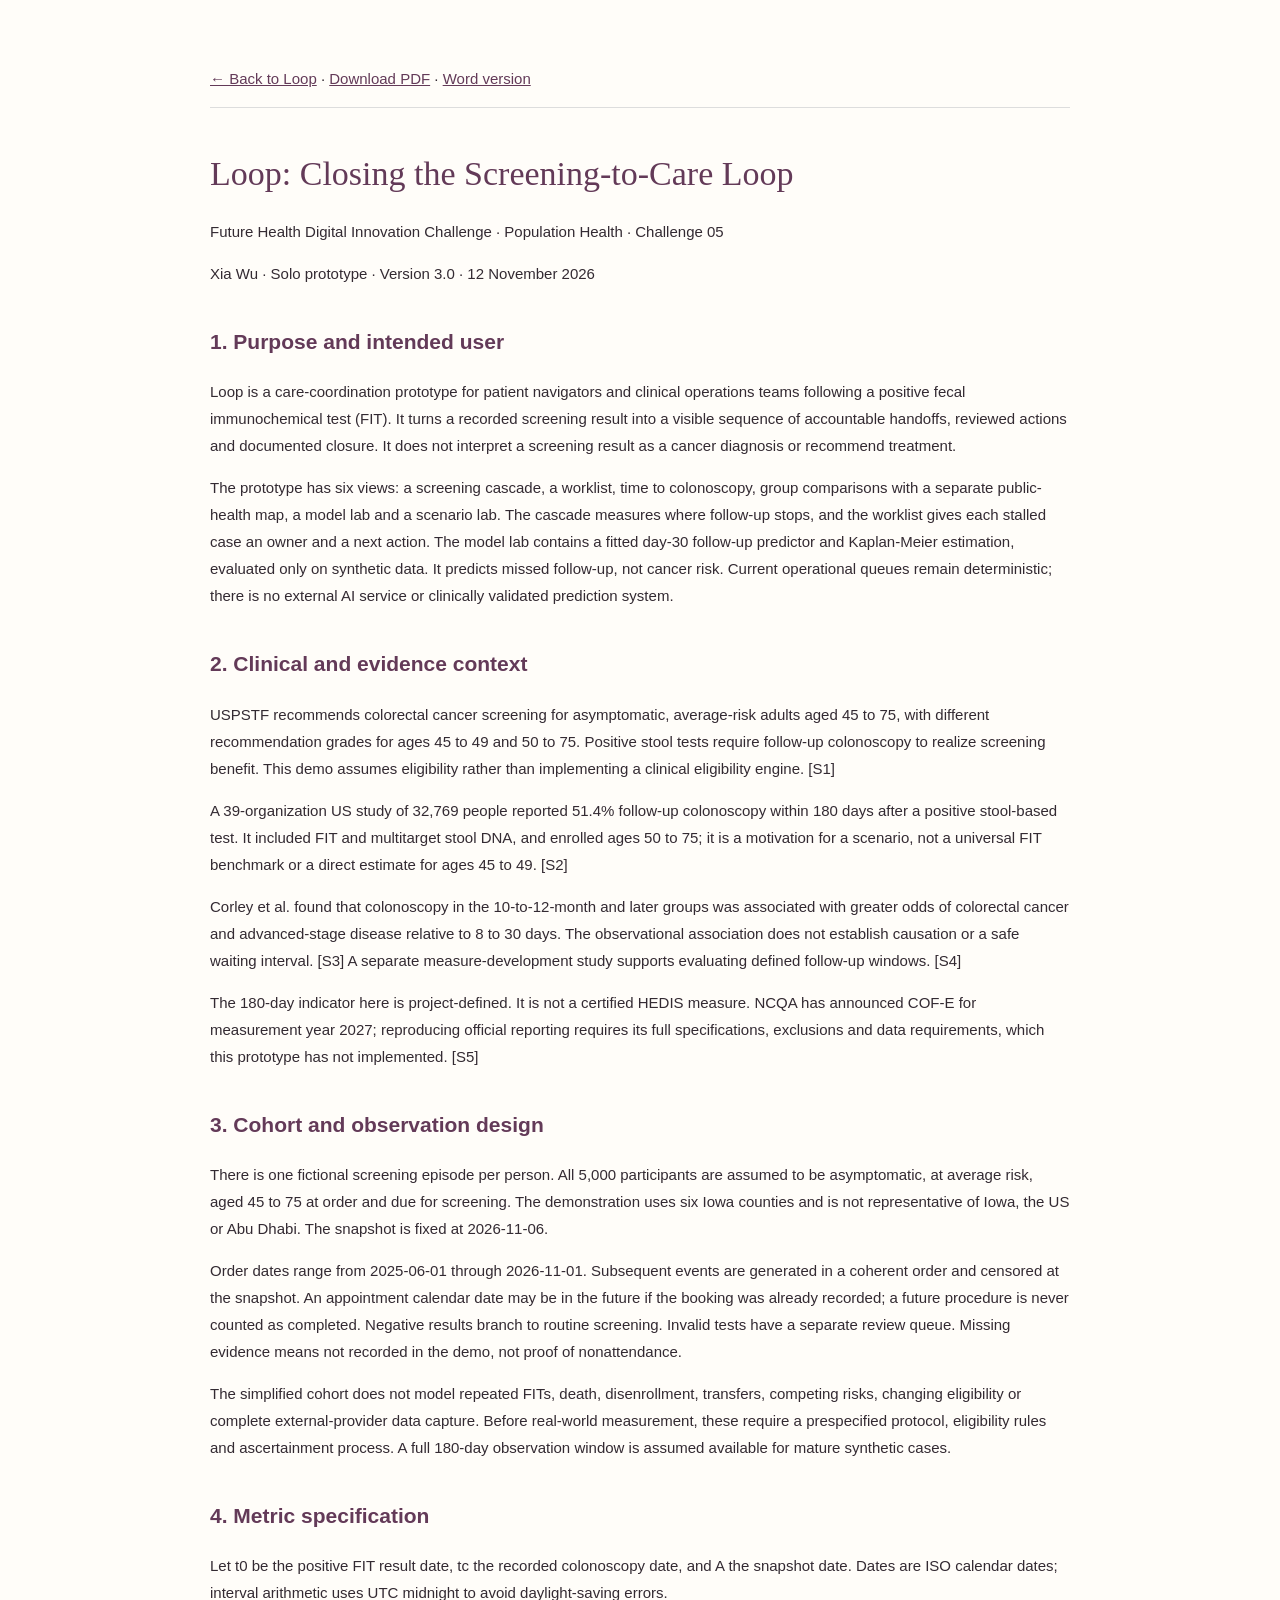
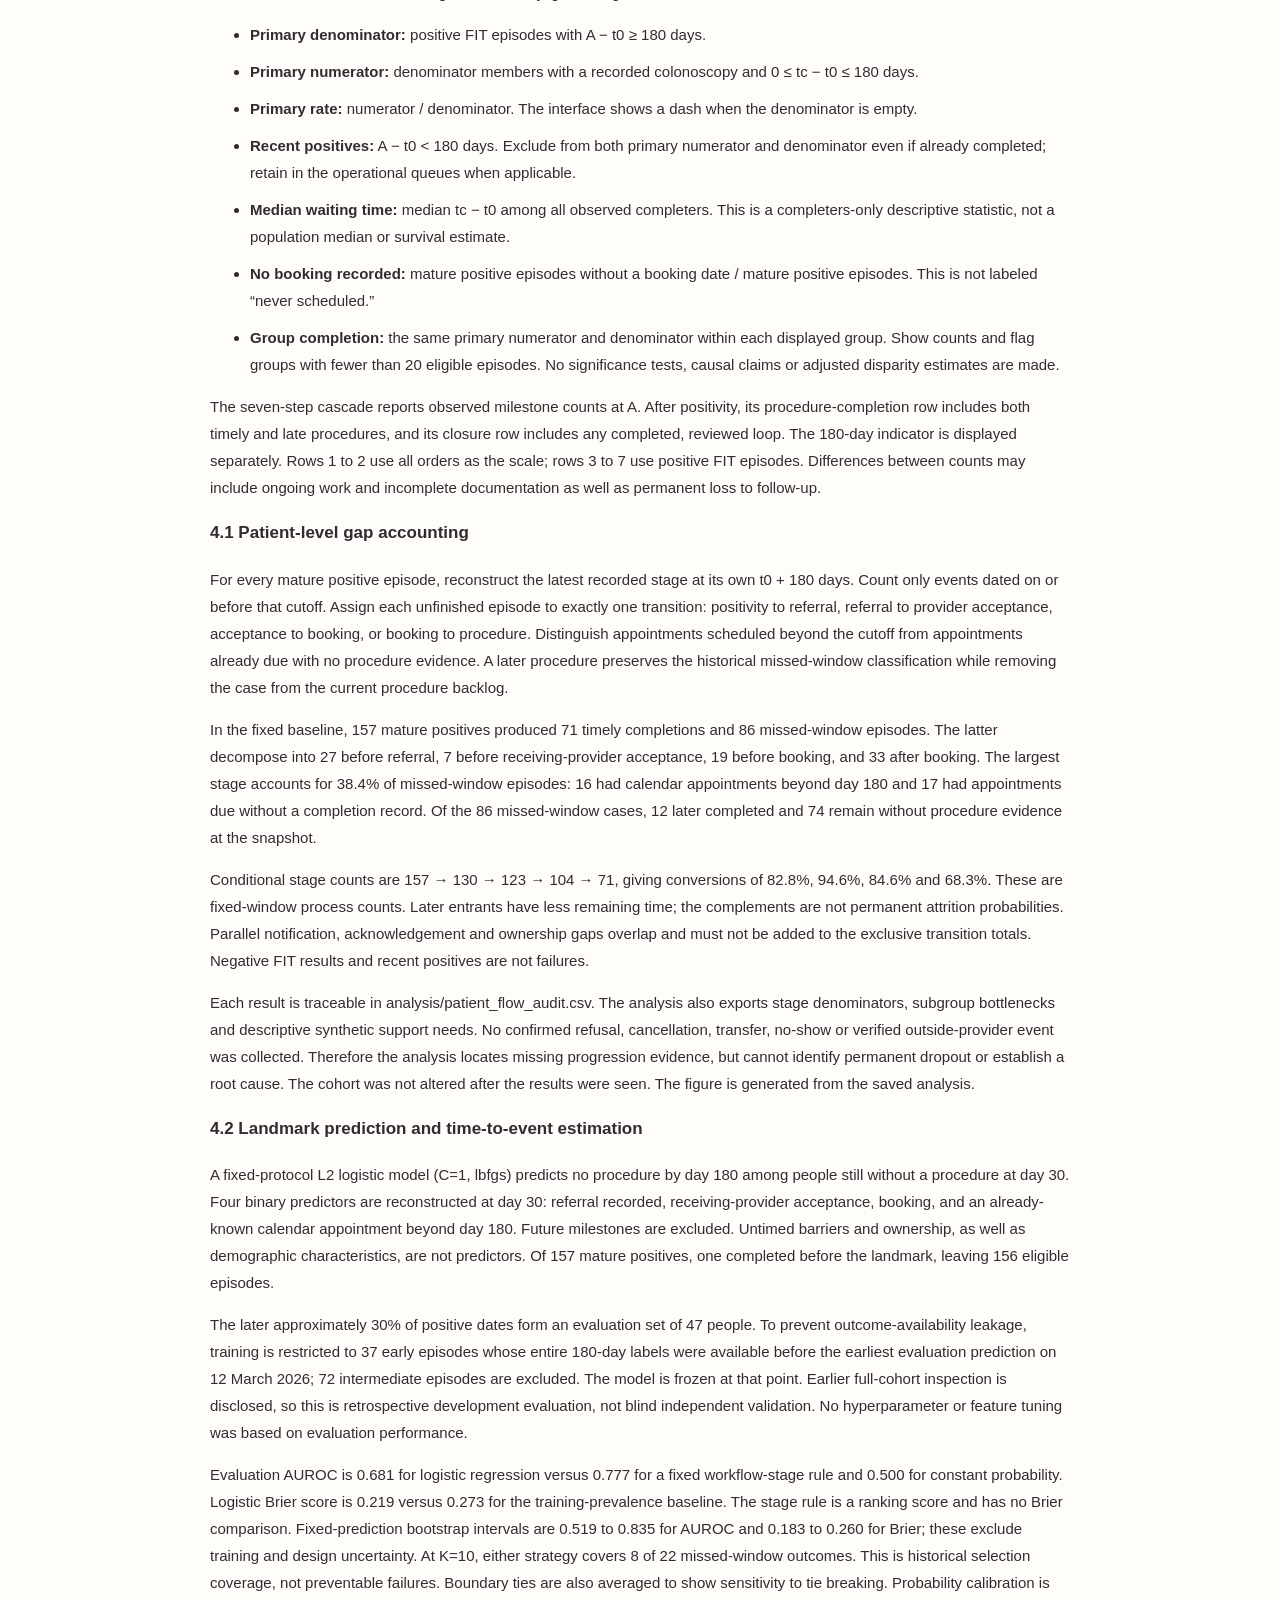
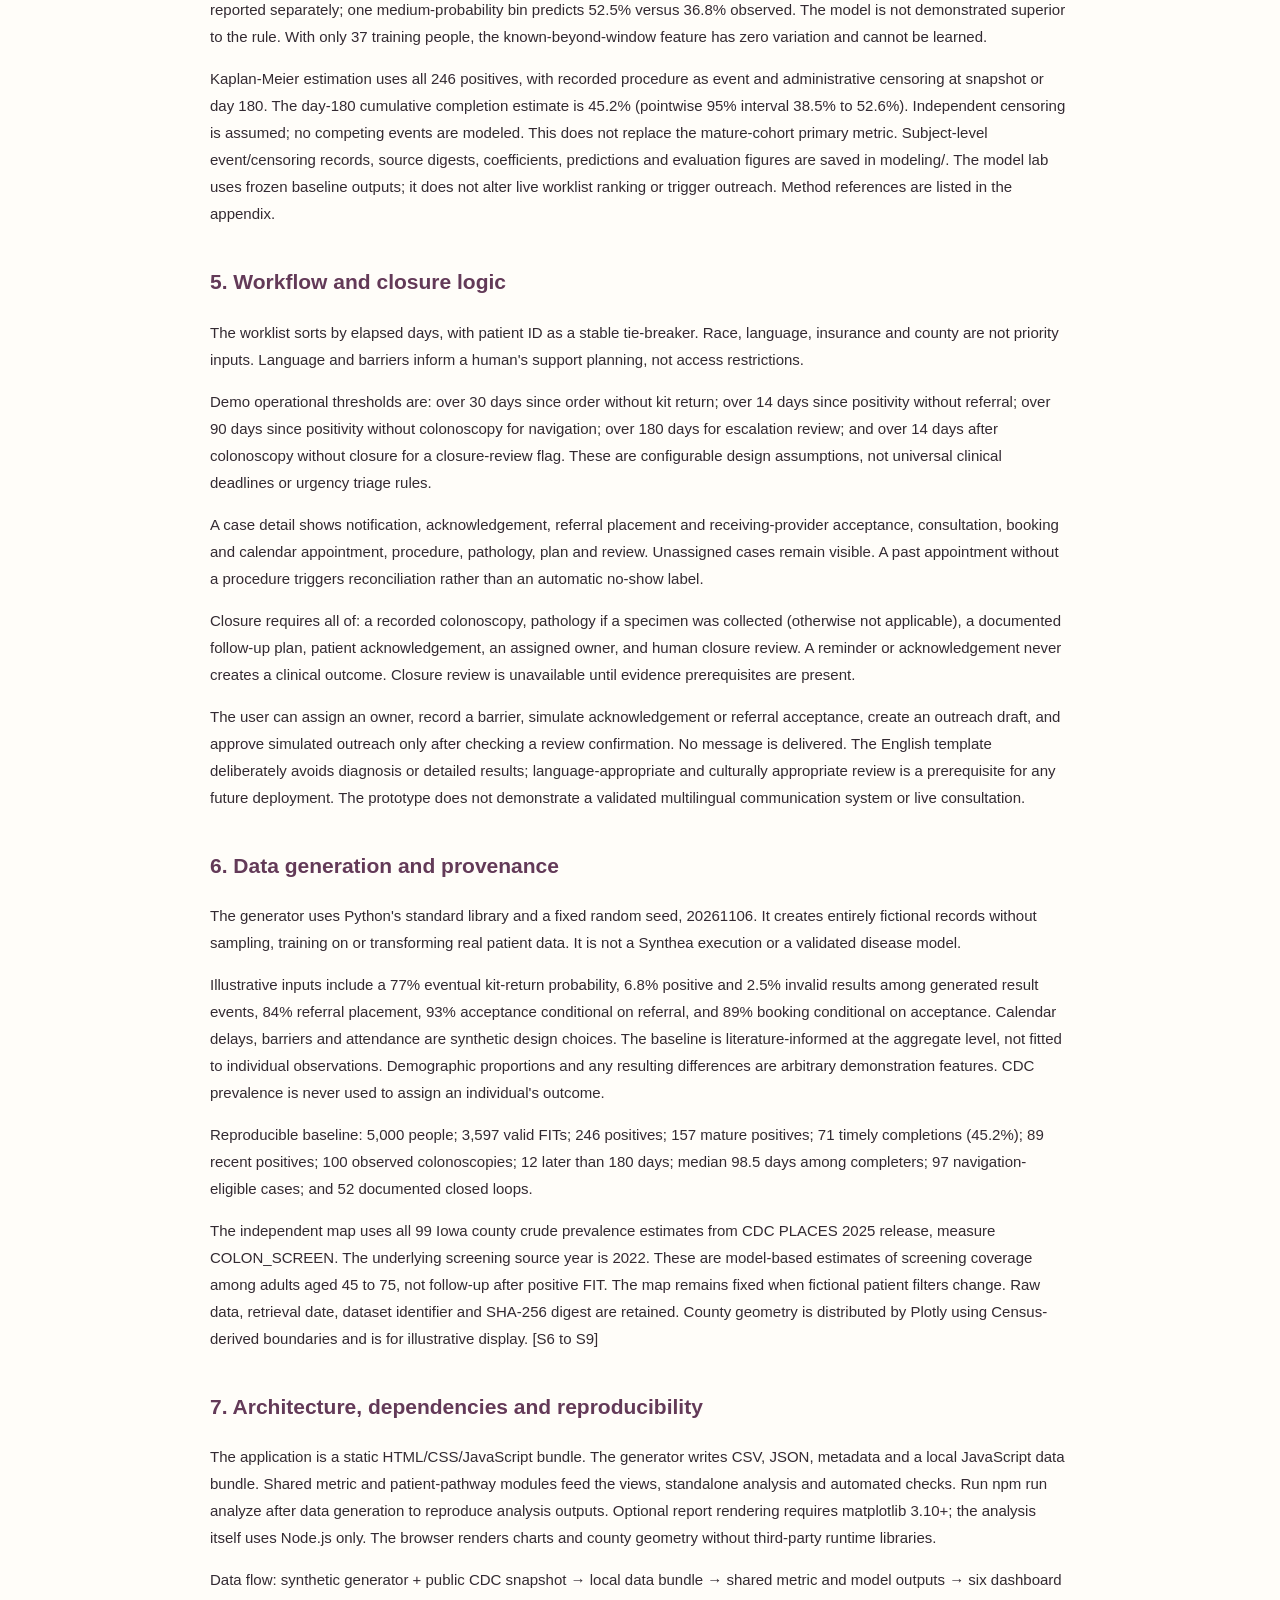
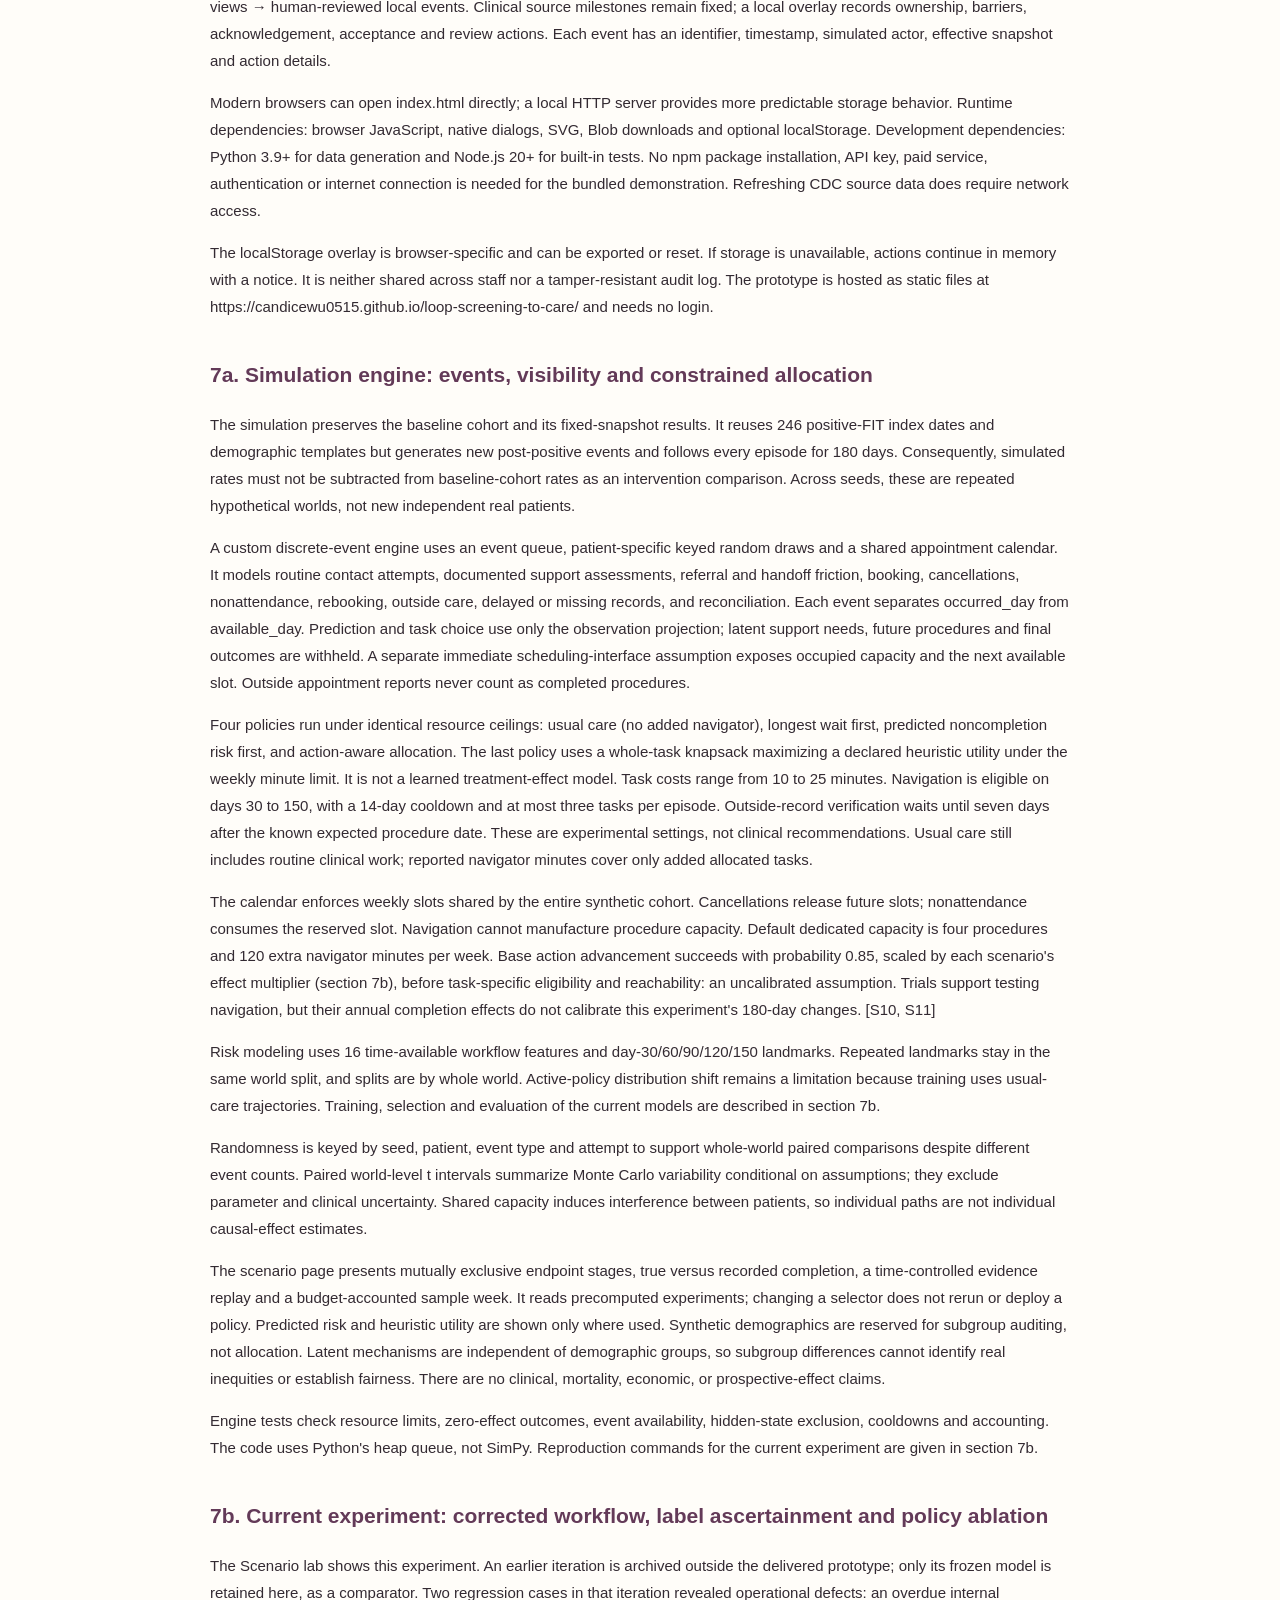
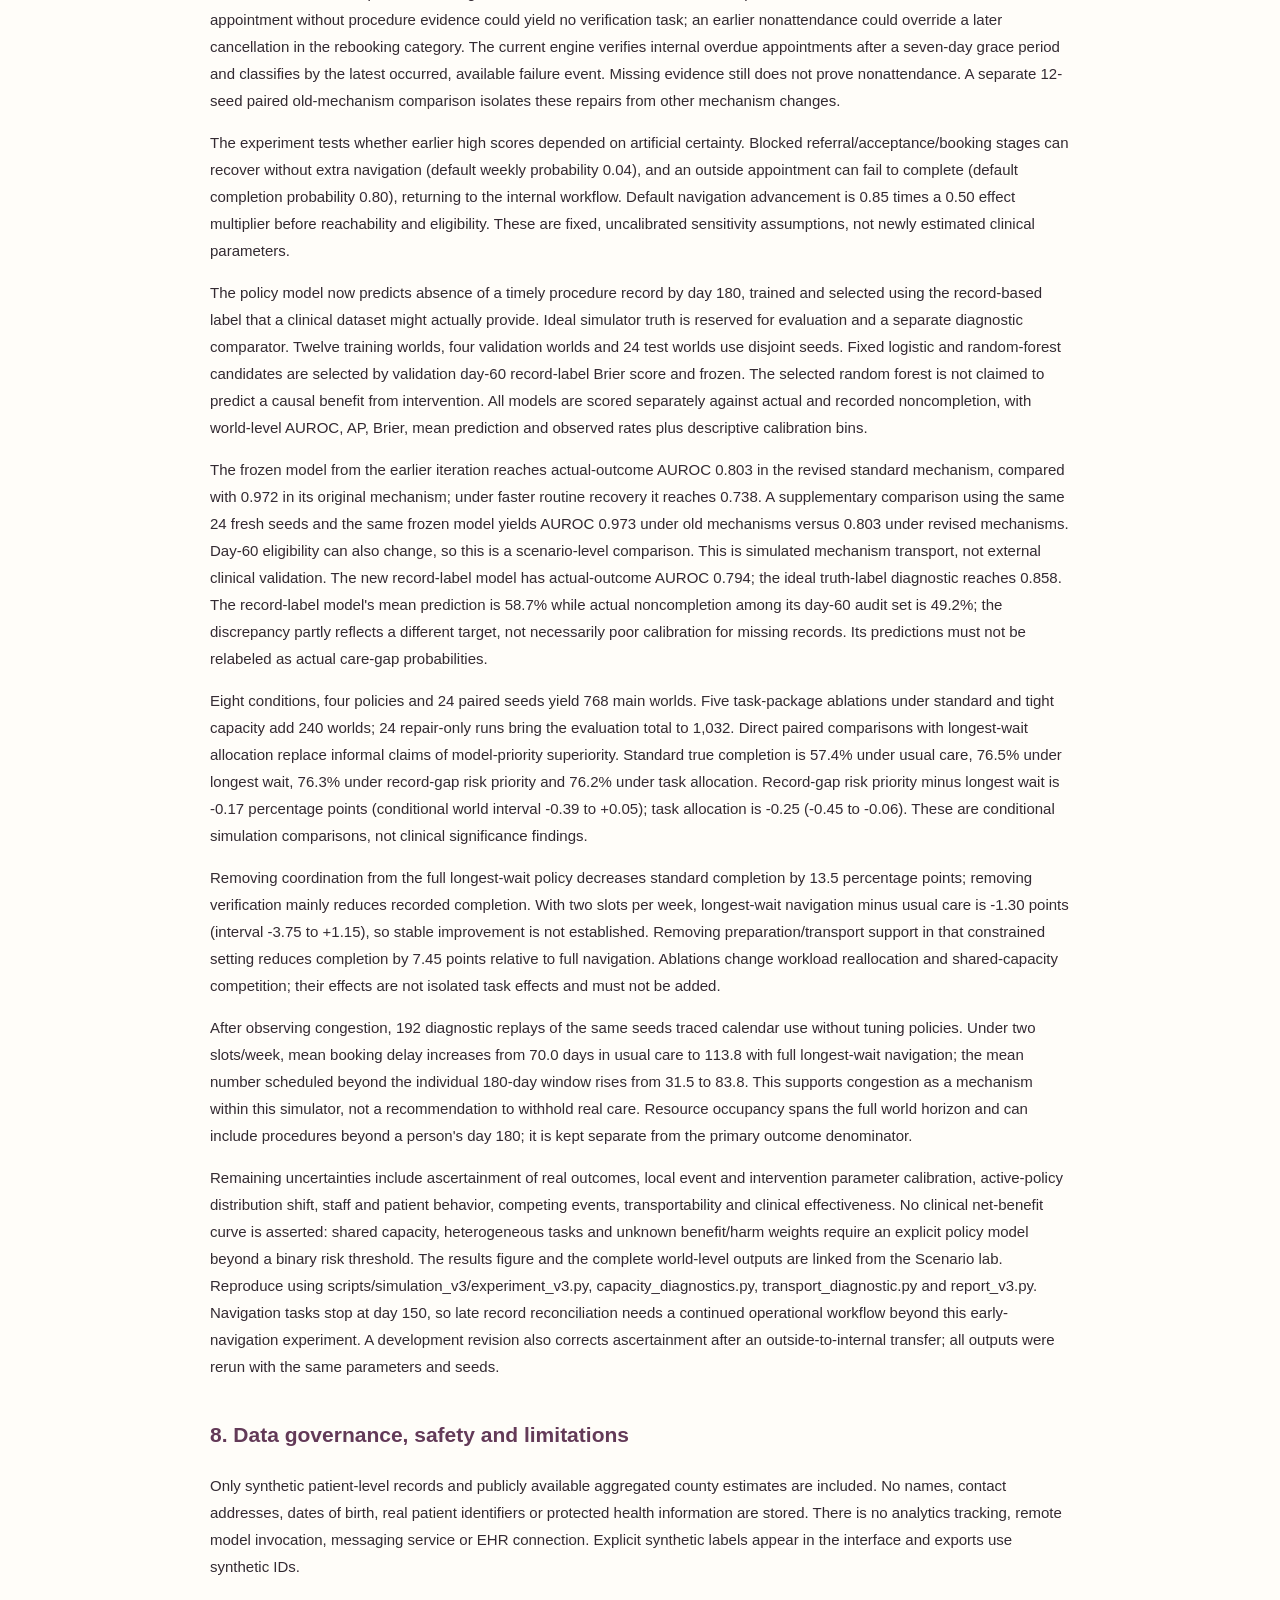
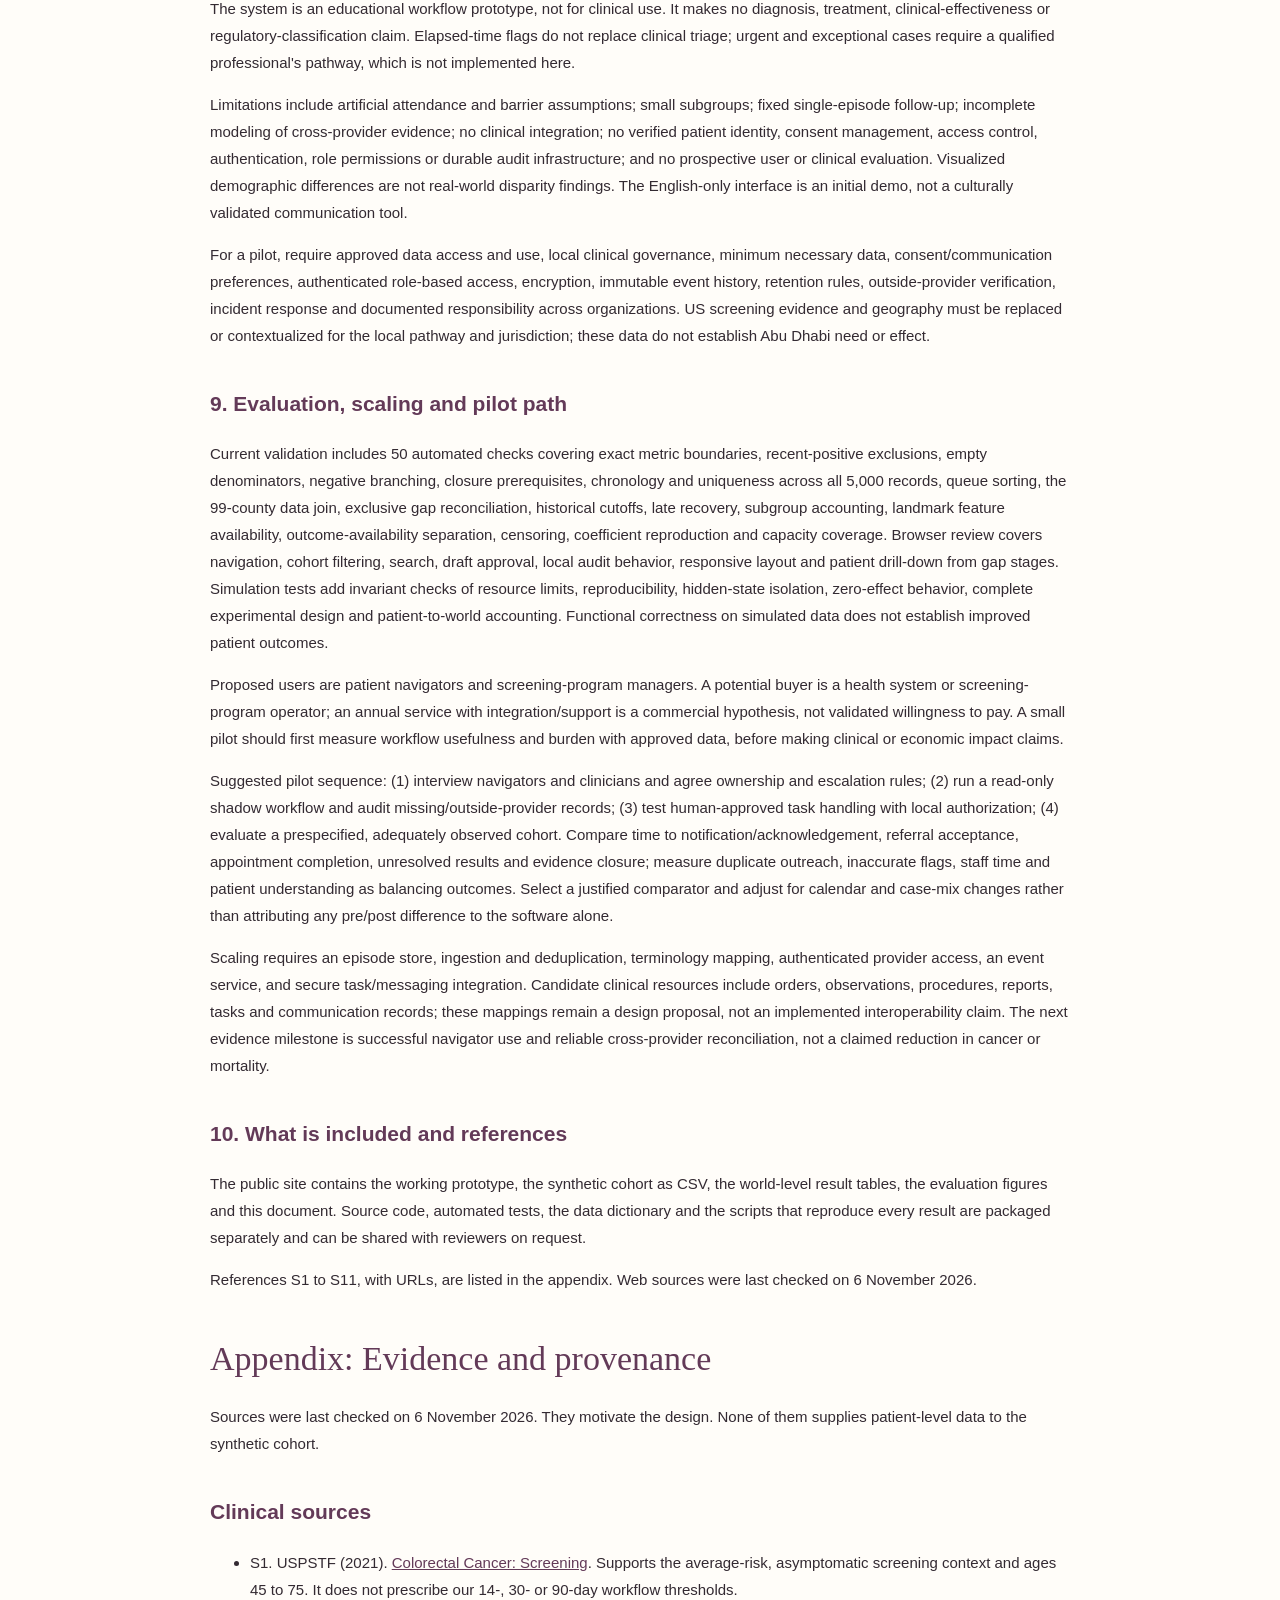
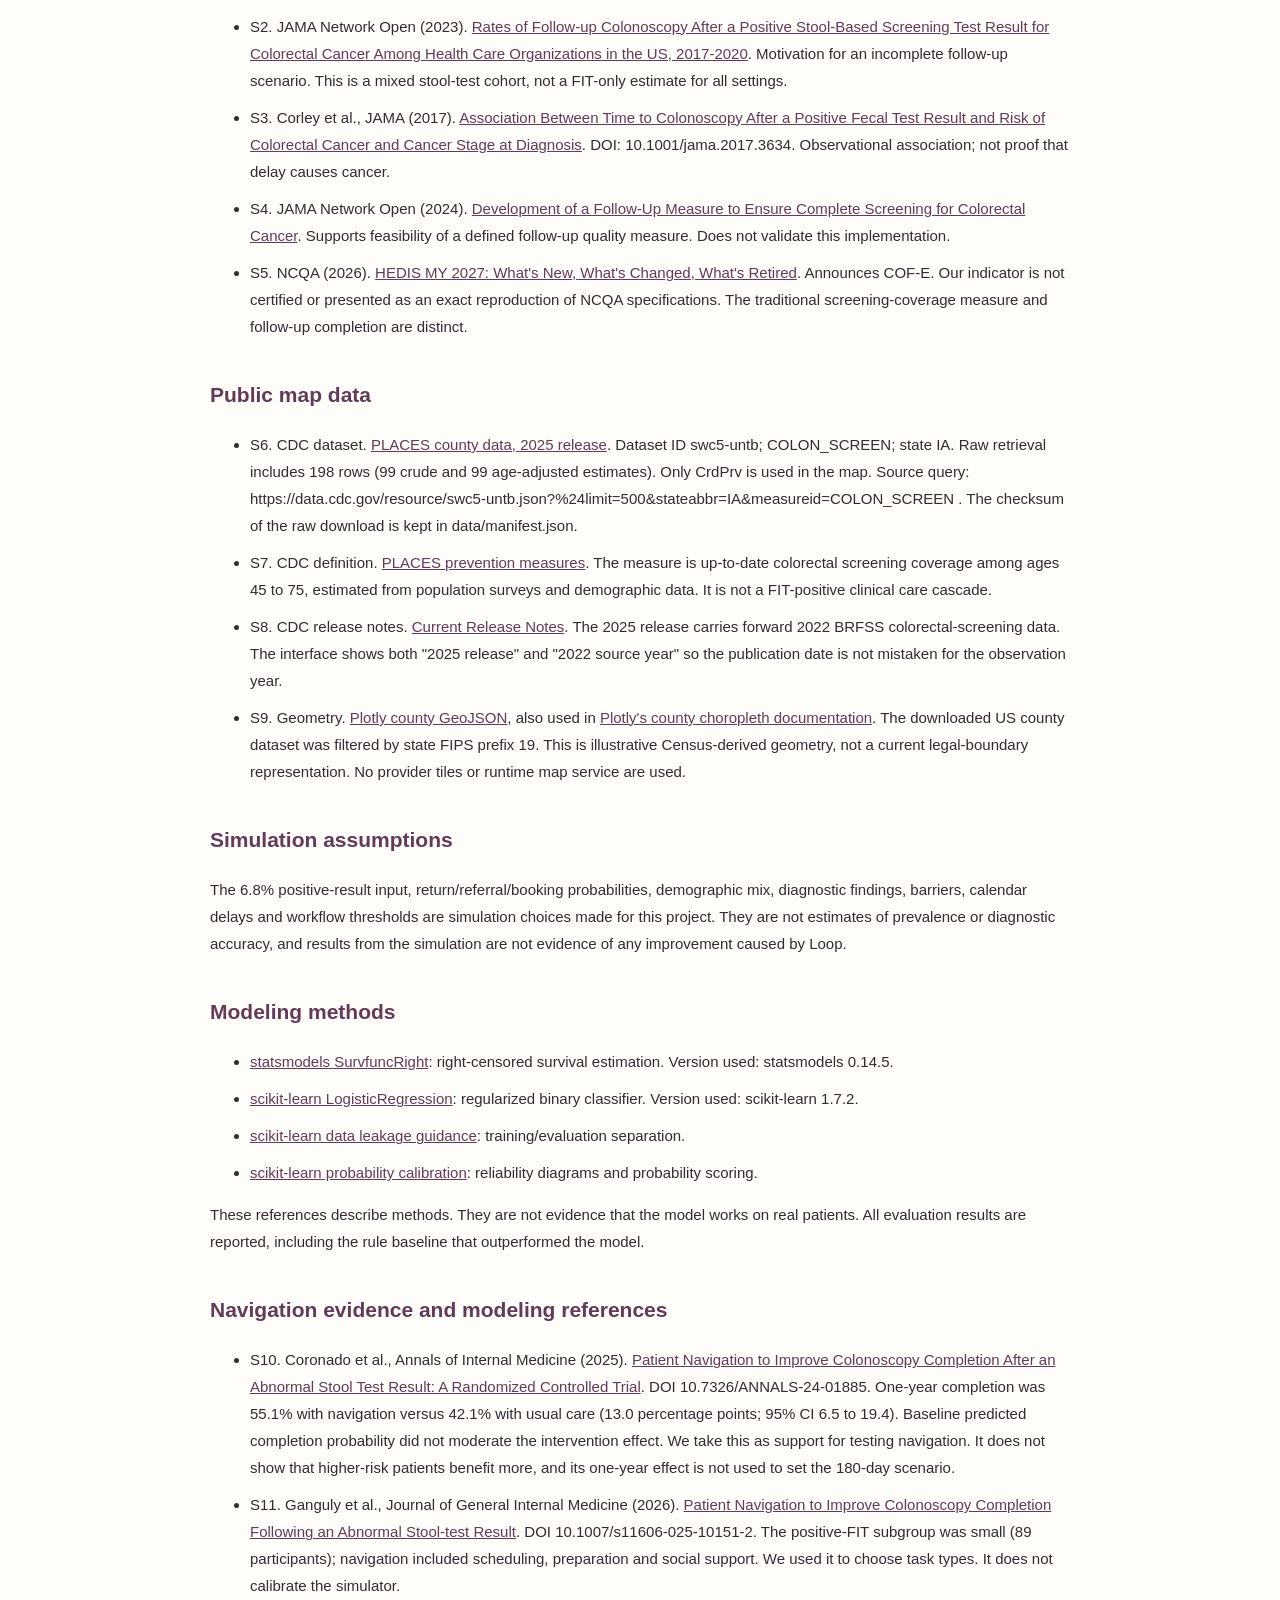
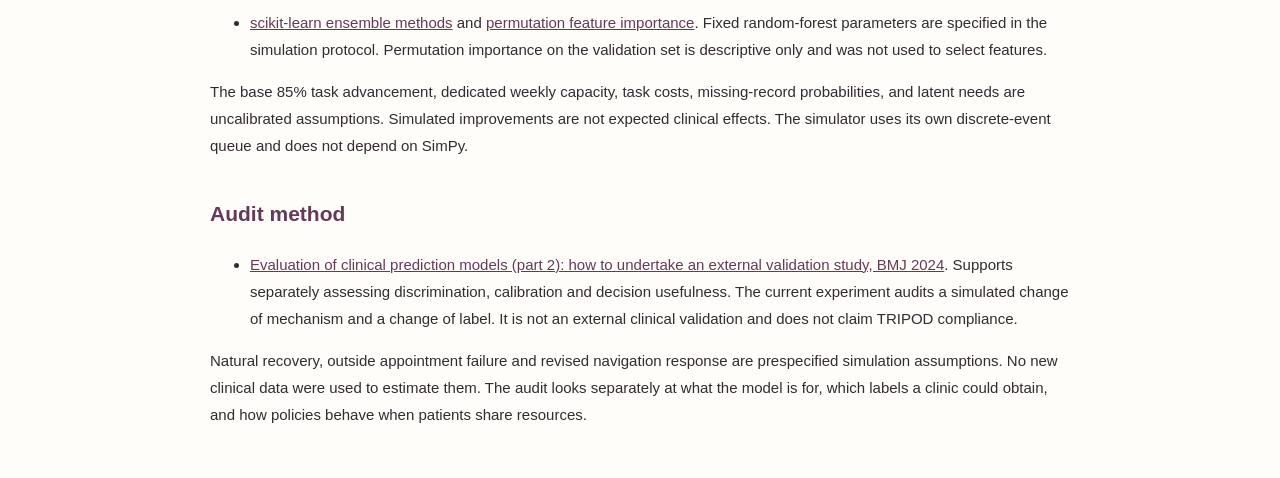
<file: docs/TECHNICAL_DOCUMENTATION.html>
<!doctype html><html lang="en"><head><meta charset="utf-8"><meta name="viewport" content="width=device-width,initial-scale=1"><title>Loop · Technical documentation</title><style>body{max-width:860px;margin:50px auto;padding:0 24px;font:15px/1.8 -apple-system,BlinkMacSystemFont,"Segoe UI",sans-serif;color:#332a32;background:#fffdf9}h1{font:normal 34px/1.25 Georgia,serif;color:#633a58;margin-top:45px}h2{font-size:21px;margin-top:36px;color:#633a58}h3{font-size:17px}a{color:#633a58;overflow-wrap:anywhere}li{margin:10px 0}nav{padding:15px 0;border-bottom:1px solid #ddd}p{overflow-wrap:anywhere}@media print{nav{display:none}body{margin:0}}</style></head><body><nav><a href="../index.html">← Back to Loop</a> · <a href="TECHNICAL_DOCUMENTATION.pdf">Download PDF</a> · <a href="TECHNICAL_DOCUMENTATION.docx">Word version</a></nav><h1>Loop: Closing the Screening-to-Care Loop</h1><p>Future Health Digital Innovation Challenge · Population Health · Challenge 05</p><p>Xia Wu · Solo prototype · Version 3.0 · 12 November 2026</p><h2>1. Purpose and intended user</h2><p>Loop is a care-coordination prototype for patient navigators and clinical operations teams following a positive fecal immunochemical test (FIT). It turns a recorded screening result into a visible sequence of accountable handoffs, reviewed actions and documented closure. It does not interpret a screening result as a cancer diagnosis or recommend treatment.</p><p>The prototype has six views: a screening cascade, a worklist, time to colonoscopy, group comparisons with a separate public-health map, a model lab and a scenario lab. The cascade measures where follow-up stops, and the worklist gives each stalled case an owner and a next action. The model lab contains a fitted day-30 follow-up predictor and Kaplan-Meier estimation, evaluated only on synthetic data. It predicts missed follow-up, not cancer risk. Current operational queues remain deterministic; there is no external AI service or clinically validated prediction system.</p><h2>2. Clinical and evidence context</h2><p>USPSTF recommends colorectal cancer screening for asymptomatic, average-risk adults aged 45 to 75, with different recommendation grades for ages 45 to 49 and 50 to 75. Positive stool tests require follow-up colonoscopy to realize screening benefit. This demo assumes eligibility rather than implementing a clinical eligibility engine. [S1]</p><p>A 39-organization US study of 32,769 people reported 51.4% follow-up colonoscopy within 180 days after a positive stool-based test. It included FIT and multitarget stool DNA, and enrolled ages 50 to 75; it is a motivation for a scenario, not a universal FIT benchmark or a direct estimate for ages 45 to 49. [S2]</p><p>Corley et al. found that colonoscopy in the 10-to-12-month and later groups was associated with greater odds of colorectal cancer and advanced-stage disease relative to 8 to 30 days. The observational association does not establish causation or a safe waiting interval. [S3] A separate measure-development study supports evaluating defined follow-up windows. [S4]</p><p>The 180-day indicator here is project-defined. It is not a certified HEDIS measure. NCQA has announced COF-E for measurement year 2027; reproducing official reporting requires its full specifications, exclusions and data requirements, which this prototype has not implemented. [S5]</p><h2>3. Cohort and observation design</h2><p>There is one fictional screening episode per person. All 5,000 participants are assumed to be asymptomatic, at average risk, aged 45 to 75 at order and due for screening. The demonstration uses six Iowa counties and is not representative of Iowa, the US or Abu Dhabi. The snapshot is fixed at 2026-11-06.</p><p>Order dates range from 2025-06-01 through 2026-11-01. Subsequent events are generated in a coherent order and censored at the snapshot. An appointment calendar date may be in the future if the booking was already recorded; a future procedure is never counted as completed. Negative results branch to routine screening. Invalid tests have a separate review queue. Missing evidence means not recorded in the demo, not proof of nonattendance.</p><p>The simplified cohort does not model repeated FITs, death, disenrollment, transfers, competing risks, changing eligibility or complete external-provider data capture. Before real-world measurement, these require a prespecified protocol, eligibility rules and ascertainment process. A full 180-day observation window is assumed available for mature synthetic cases.</p><h2>4. Metric specification</h2><p>Let t0 be the positive FIT result date, tc the recorded colonoscopy date, and A the snapshot date. Dates are ISO calendar dates; interval arithmetic uses UTC midnight to avoid daylight-saving errors.</p><ul><li><b>Primary denominator:</b> positive FIT episodes with A − t0 ≥ 180 days.</li><li><b>Primary numerator:</b> denominator members with a recorded colonoscopy and 0 ≤ tc − t0 ≤ 180 days.</li><li><b>Primary rate:</b> numerator / denominator. The interface shows a dash when the denominator is empty.</li><li><b>Recent positives:</b> A − t0 &lt; 180 days. Exclude from both primary numerator and denominator even if already completed; retain in the operational queues when applicable.</li><li><b>Median waiting time:</b> median tc − t0 among all observed completers. This is a completers-only descriptive statistic, not a population median or survival estimate.</li><li><b>No booking recorded:</b> mature positive episodes without a booking date / mature positive episodes. This is not labeled “never scheduled.”</li><li><b>Group completion:</b> the same primary numerator and denominator within each displayed group. Show counts and flag groups with fewer than 20 eligible episodes. No significance tests, causal claims or adjusted disparity estimates are made.</li></ul><p>The seven-step cascade reports observed milestone counts at A. After positivity, its procedure-completion row includes both timely and late procedures, and its closure row includes any completed, reviewed loop. The 180-day indicator is displayed separately. Rows 1 to 2 use all orders as the scale; rows 3 to 7 use positive FIT episodes. Differences between counts may include ongoing work and incomplete documentation as well as permanent loss to follow-up.</p><h3>4.1 Patient-level gap accounting</h3><p>For every mature positive episode, reconstruct the latest recorded stage at its own t0 + 180 days. Count only events dated on or before that cutoff. Assign each unfinished episode to exactly one transition: positivity to referral, referral to provider acceptance, acceptance to booking, or booking to procedure. Distinguish appointments scheduled beyond the cutoff from appointments already due with no procedure evidence. A later procedure preserves the historical missed-window classification while removing the case from the current procedure backlog.</p><p>In the fixed baseline, 157 mature positives produced 71 timely completions and 86 missed-window episodes. The latter decompose into 27 before referral, 7 before receiving-provider acceptance, 19 before booking, and 33 after booking. The largest stage accounts for 38.4% of missed-window episodes: 16 had calendar appointments beyond day 180 and 17 had appointments due without a completion record. Of the 86 missed-window cases, 12 later completed and 74 remain without procedure evidence at the snapshot.</p><p>Conditional stage counts are 157 → 130 → 123 → 104 → 71, giving conversions of 82.8%, 94.6%, 84.6% and 68.3%. These are fixed-window process counts. Later entrants have less remaining time; the complements are not permanent attrition probabilities. Parallel notification, acknowledgement and ownership gaps overlap and must not be added to the exclusive transition totals. Negative FIT results and recent positives are not failures.</p><p>Each result is traceable in analysis/patient_flow_audit.csv. The analysis also exports stage denominators, subgroup bottlenecks and descriptive synthetic support needs. No confirmed refusal, cancellation, transfer, no-show or verified outside-provider event was collected. Therefore the analysis locates missing progression evidence, but cannot identify permanent dropout or establish a root cause. The cohort was not altered after the results were seen. The figure is generated from the saved analysis.</p><h3>4.2 Landmark prediction and time-to-event estimation</h3><p>A fixed-protocol L2 logistic model (C=1, lbfgs) predicts no procedure by day 180 among people still without a procedure at day 30. Four binary predictors are reconstructed at day 30: referral recorded, receiving-provider acceptance, booking, and an already-known calendar appointment beyond day 180. Future milestones are excluded. Untimed barriers and ownership, as well as demographic characteristics, are not predictors. Of 157 mature positives, one completed before the landmark, leaving 156 eligible episodes.</p><p>The later approximately 30% of positive dates form an evaluation set of 47 people. To prevent outcome-availability leakage, training is restricted to 37 early episodes whose entire 180-day labels were available before the earliest evaluation prediction on 12 March 2026; 72 intermediate episodes are excluded. The model is frozen at that point. Earlier full-cohort inspection is disclosed, so this is retrospective development evaluation, not blind independent validation. No hyperparameter or feature tuning was based on evaluation performance.</p><p>Evaluation AUROC is 0.681 for logistic regression versus 0.777 for a fixed workflow-stage rule and 0.500 for constant probability. Logistic Brier score is 0.219 versus 0.273 for the training-prevalence baseline. The stage rule is a ranking score and has no Brier comparison. Fixed-prediction bootstrap intervals are 0.519 to 0.835 for AUROC and 0.183 to 0.260 for Brier; these exclude training and design uncertainty. At K=10, either strategy covers 8 of 22 missed-window outcomes. This is historical selection coverage, not preventable failures. Boundary ties are also averaged to show sensitivity to tie breaking. Probability calibration is reported separately; one medium-probability bin predicts 52.5% versus 36.8% observed. The model is not demonstrated superior to the rule. With only 37 training people, the known-beyond-window feature has zero variation and cannot be learned.</p><p>Kaplan-Meier estimation uses all 246 positives, with recorded procedure as event and administrative censoring at snapshot or day 180. The day-180 cumulative completion estimate is 45.2% (pointwise 95% interval 38.5% to 52.6%). Independent censoring is assumed; no competing events are modeled. This does not replace the mature-cohort primary metric. Subject-level event/censoring records, source digests, coefficients, predictions and evaluation figures are saved in modeling/. The model lab uses frozen baseline outputs; it does not alter live worklist ranking or trigger outreach. Method references are listed in the appendix.</p><h2>5. Workflow and closure logic</h2><p>The worklist sorts by elapsed days, with patient ID as a stable tie-breaker. Race, language, insurance and county are not priority inputs. Language and barriers inform a human&#x27;s support planning, not access restrictions.</p><p>Demo operational thresholds are: over 30 days since order without kit return; over 14 days since positivity without referral; over 90 days since positivity without colonoscopy for navigation; over 180 days for escalation review; and over 14 days after colonoscopy without closure for a closure-review flag. These are configurable design assumptions, not universal clinical deadlines or urgency triage rules.</p><p>A case detail shows notification, acknowledgement, referral placement and receiving-provider acceptance, consultation, booking and calendar appointment, procedure, pathology, plan and review. Unassigned cases remain visible. A past appointment without a procedure triggers reconciliation rather than an automatic no-show label.</p><p>Closure requires all of: a recorded colonoscopy, pathology if a specimen was collected (otherwise not applicable), a documented follow-up plan, patient acknowledgement, an assigned owner, and human closure review. A reminder or acknowledgement never creates a clinical outcome. Closure review is unavailable until evidence prerequisites are present.</p><p>The user can assign an owner, record a barrier, simulate acknowledgement or referral acceptance, create an outreach draft, and approve simulated outreach only after checking a review confirmation. No message is delivered. The English template deliberately avoids diagnosis or detailed results; language-appropriate and culturally appropriate review is a prerequisite for any future deployment. The prototype does not demonstrate a validated multilingual communication system or live consultation.</p><h2>6. Data generation and provenance</h2><p>The generator uses Python&#x27;s standard library and a fixed random seed, 20261106. It creates entirely fictional records without sampling, training on or transforming real patient data. It is not a Synthea execution or a validated disease model.</p><p>Illustrative inputs include a 77% eventual kit-return probability, 6.8% positive and 2.5% invalid results among generated result events, 84% referral placement, 93% acceptance conditional on referral, and 89% booking conditional on acceptance. Calendar delays, barriers and attendance are synthetic design choices. The baseline is literature-informed at the aggregate level, not fitted to individual observations. Demographic proportions and any resulting differences are arbitrary demonstration features. CDC prevalence is never used to assign an individual&#x27;s outcome.</p><p>Reproducible baseline: 5,000 people; 3,597 valid FITs; 246 positives; 157 mature positives; 71 timely completions (45.2%); 89 recent positives; 100 observed colonoscopies; 12 later than 180 days; median 98.5 days among completers; 97 navigation-eligible cases; and 52 documented closed loops.</p><p>The independent map uses all 99 Iowa county crude prevalence estimates from CDC PLACES 2025 release, measure COLON_SCREEN. The underlying screening source year is 2022. These are model-based estimates of screening coverage among adults aged 45 to 75, not follow-up after positive FIT. The map remains fixed when fictional patient filters change. Raw data, retrieval date, dataset identifier and SHA-256 digest are retained. County geometry is distributed by Plotly using Census-derived boundaries and is for illustrative display. [S6 to S9]</p><h2>7. Architecture, dependencies and reproducibility</h2><p>The application is a static HTML/CSS/JavaScript bundle. The generator writes CSV, JSON, metadata and a local JavaScript data bundle. Shared metric and patient-pathway modules feed the views, standalone analysis and automated checks. Run npm run analyze after data generation to reproduce analysis outputs. Optional report rendering requires matplotlib 3.10+; the analysis itself uses Node.js only. The browser renders charts and county geometry without third-party runtime libraries.</p><p>Data flow: synthetic generator + public CDC snapshot → local data bundle → shared metric and model outputs → six dashboard views → human-reviewed local events. Clinical source milestones remain fixed; a local overlay records ownership, barriers, acknowledgement, acceptance and review actions. Each event has an identifier, timestamp, simulated actor, effective snapshot and action details.</p><p>Modern browsers can open index.html directly; a local HTTP server provides more predictable storage behavior. Runtime dependencies: browser JavaScript, native dialogs, SVG, Blob downloads and optional localStorage. Development dependencies: Python 3.9+ for data generation and Node.js 20+ for built-in tests. No npm package installation, API key, paid service, authentication or internet connection is needed for the bundled demonstration. Refreshing CDC source data does require network access.</p><p>The localStorage overlay is browser-specific and can be exported or reset. If storage is unavailable, actions continue in memory with a notice. It is neither shared across staff nor a tamper-resistant audit log. The prototype is hosted as static files at https://candicewu0515.github.io/loop-screening-to-care/ and needs no login.</p><h2>7a. Simulation engine: events, visibility and constrained allocation</h2><p>The simulation preserves the baseline cohort and its fixed-snapshot results. It reuses 246 positive-FIT index dates and demographic templates but generates new post-positive events and follows every episode for 180 days. Consequently, simulated rates must not be subtracted from baseline-cohort rates as an intervention comparison. Across seeds, these are repeated hypothetical worlds, not new independent real patients.</p><p>A custom discrete-event engine uses an event queue, patient-specific keyed random draws and a shared appointment calendar. It models routine contact attempts, documented support assessments, referral and handoff friction, booking, cancellations, nonattendance, rebooking, outside care, delayed or missing records, and reconciliation. Each event separates occurred_day from available_day. Prediction and task choice use only the observation projection; latent support needs, future procedures and final outcomes are withheld. A separate immediate scheduling-interface assumption exposes occupied capacity and the next available slot. Outside appointment reports never count as completed procedures.</p><p>Four policies run under identical resource ceilings: usual care (no added navigator), longest wait first, predicted noncompletion risk first, and action-aware allocation. The last policy uses a whole-task knapsack maximizing a declared heuristic utility under the weekly minute limit. It is not a learned treatment-effect model. Task costs range from 10 to 25 minutes. Navigation is eligible on days 30 to 150, with a 14-day cooldown and at most three tasks per episode. Outside-record verification waits until seven days after the known expected procedure date. These are experimental settings, not clinical recommendations. Usual care still includes routine clinical work; reported navigator minutes cover only added allocated tasks.</p><p>The calendar enforces weekly slots shared by the entire synthetic cohort. Cancellations release future slots; nonattendance consumes the reserved slot. Navigation cannot manufacture procedure capacity. Default dedicated capacity is four procedures and 120 extra navigator minutes per week. Base action advancement succeeds with probability 0.85, scaled by each scenario&#x27;s effect multiplier (section 7b), before task-specific eligibility and reachability: an uncalibrated assumption. Trials support testing navigation, but their annual completion effects do not calibrate this experiment&#x27;s 180-day changes. [S10, S11]</p><p>Risk modeling uses 16 time-available workflow features and day-30/60/90/120/150 landmarks. Repeated landmarks stay in the same world split, and splits are by whole world. Active-policy distribution shift remains a limitation because training uses usual-care trajectories. Training, selection and evaluation of the current models are described in section 7b.</p><p>Randomness is keyed by seed, patient, event type and attempt to support whole-world paired comparisons despite different event counts. Paired world-level t intervals summarize Monte Carlo variability conditional on assumptions; they exclude parameter and clinical uncertainty. Shared capacity induces interference between patients, so individual paths are not individual causal-effect estimates.</p><p>The scenario page presents mutually exclusive endpoint stages, true versus recorded completion, a time-controlled evidence replay and a budget-accounted sample week. It reads precomputed experiments; changing a selector does not rerun or deploy a policy. Predicted risk and heuristic utility are shown only where used. Synthetic demographics are reserved for subgroup auditing, not allocation. Latent mechanisms are independent of demographic groups, so subgroup differences cannot identify real inequities or establish fairness. There are no clinical, mortality, economic, or prospective-effect claims.</p><p>Engine tests check resource limits, zero-effect outcomes, event availability, hidden-state exclusion, cooldowns and accounting. The code uses Python&#x27;s heap queue, not SimPy. Reproduction commands for the current experiment are given in section 7b.</p><h2>7b. Current experiment: corrected workflow, label ascertainment and policy ablation</h2><p>The Scenario lab shows this experiment. An earlier iteration is archived outside the delivered prototype; only its frozen model is retained here, as a comparator. Two regression cases in that iteration revealed operational defects: an overdue internal appointment without procedure evidence could yield no verification task; an earlier nonattendance could override a later cancellation in the rebooking category. The current engine verifies internal overdue appointments after a seven-day grace period and classifies by the latest occurred, available failure event. Missing evidence still does not prove nonattendance. A separate 12-seed paired old-mechanism comparison isolates these repairs from other mechanism changes.</p><p>The experiment tests whether earlier high scores depended on artificial certainty. Blocked referral/acceptance/booking stages can recover without extra navigation (default weekly probability 0.04), and an outside appointment can fail to complete (default completion probability 0.80), returning to the internal workflow. Default navigation advancement is 0.85 times a 0.50 effect multiplier before reachability and eligibility. These are fixed, uncalibrated sensitivity assumptions, not newly estimated clinical parameters.</p><p>The policy model now predicts absence of a timely procedure record by day 180, trained and selected using the record-based label that a clinical dataset might actually provide. Ideal simulator truth is reserved for evaluation and a separate diagnostic comparator. Twelve training worlds, four validation worlds and 24 test worlds use disjoint seeds. Fixed logistic and random-forest candidates are selected by validation day-60 record-label Brier score and frozen. The selected random forest is not claimed to predict a causal benefit from intervention. All models are scored separately against actual and recorded noncompletion, with world-level AUROC, AP, Brier, mean prediction and observed rates plus descriptive calibration bins.</p><p>The frozen model from the earlier iteration reaches actual-outcome AUROC 0.803 in the revised standard mechanism, compared with 0.972 in its original mechanism; under faster routine recovery it reaches 0.738. A supplementary comparison using the same 24 fresh seeds and the same frozen model yields AUROC 0.973 under old mechanisms versus 0.803 under revised mechanisms. Day-60 eligibility can also change, so this is a scenario-level comparison. This is simulated mechanism transport, not external clinical validation. The new record-label model has actual-outcome AUROC 0.794; the ideal truth-label diagnostic reaches 0.858. The record-label model&#x27;s mean prediction is 58.7% while actual noncompletion among its day-60 audit set is 49.2%; the discrepancy partly reflects a different target, not necessarily poor calibration for missing records. Its predictions must not be relabeled as actual care-gap probabilities.</p><p>Eight conditions, four policies and 24 paired seeds yield 768 main worlds. Five task-package ablations under standard and tight capacity add 240 worlds; 24 repair-only runs bring the evaluation total to 1,032. Direct paired comparisons with longest-wait allocation replace informal claims of model-priority superiority. Standard true completion is 57.4% under usual care, 76.5% under longest wait, 76.3% under record-gap risk priority and 76.2% under task allocation. Record-gap risk priority minus longest wait is -0.17 percentage points (conditional world interval -0.39 to +0.05); task allocation is -0.25 (-0.45 to -0.06). These are conditional simulation comparisons, not clinical significance findings.</p><p>Removing coordination from the full longest-wait policy decreases standard completion by 13.5 percentage points; removing verification mainly reduces recorded completion. With two slots per week, longest-wait navigation minus usual care is -1.30 points (interval -3.75 to +1.15), so stable improvement is not established. Removing preparation/transport support in that constrained setting reduces completion by 7.45 points relative to full navigation. Ablations change workload reallocation and shared-capacity competition; their effects are not isolated task effects and must not be added.</p><p>After observing congestion, 192 diagnostic replays of the same seeds traced calendar use without tuning policies. Under two slots/week, mean booking delay increases from 70.0 days in usual care to 113.8 with full longest-wait navigation; the mean number scheduled beyond the individual 180-day window rises from 31.5 to 83.8. This supports congestion as a mechanism within this simulator, not a recommendation to withhold real care. Resource occupancy spans the full world horizon and can include procedures beyond a person&#x27;s day 180; it is kept separate from the primary outcome denominator.</p><p>Remaining uncertainties include ascertainment of real outcomes, local event and intervention parameter calibration, active-policy distribution shift, staff and patient behavior, competing events, transportability and clinical effectiveness. No clinical net-benefit curve is asserted: shared capacity, heterogeneous tasks and unknown benefit/harm weights require an explicit policy model beyond a binary risk threshold. The results figure and the complete world-level outputs are linked from the Scenario lab. Reproduce using scripts/simulation_v3/experiment_v3.py, capacity_diagnostics.py, transport_diagnostic.py and report_v3.py. Navigation tasks stop at day 150, so late record reconciliation needs a continued operational workflow beyond this early-navigation experiment. A development revision also corrects ascertainment after an outside-to-internal transfer; all outputs were rerun with the same parameters and seeds.</p><h2>8. Data governance, safety and limitations</h2><p>Only synthetic patient-level records and publicly available aggregated county estimates are included. No names, contact addresses, dates of birth, real patient identifiers or protected health information are stored. There is no analytics tracking, remote model invocation, messaging service or EHR connection. Explicit synthetic labels appear in the interface and exports use synthetic IDs.</p><p>The system is an educational workflow prototype, not for clinical use. It makes no diagnosis, treatment, clinical-effectiveness or regulatory-classification claim. Elapsed-time flags do not replace clinical triage; urgent and exceptional cases require a qualified professional&#x27;s pathway, which is not implemented here.</p><p>Limitations include artificial attendance and barrier assumptions; small subgroups; fixed single-episode follow-up; incomplete modeling of cross-provider evidence; no clinical integration; no verified patient identity, consent management, access control, authentication, role permissions or durable audit infrastructure; and no prospective user or clinical evaluation. Visualized demographic differences are not real-world disparity findings. The English-only interface is an initial demo, not a culturally validated communication tool.</p><p>For a pilot, require approved data access and use, local clinical governance, minimum necessary data, consent/communication preferences, authenticated role-based access, encryption, immutable event history, retention rules, outside-provider verification, incident response and documented responsibility across organizations. US screening evidence and geography must be replaced or contextualized for the local pathway and jurisdiction; these data do not establish Abu Dhabi need or effect.</p><h2>9. Evaluation, scaling and pilot path</h2><p>Current validation includes 50 automated checks covering exact metric boundaries, recent-positive exclusions, empty denominators, negative branching, closure prerequisites, chronology and uniqueness across all 5,000 records, queue sorting, the 99-county data join, exclusive gap reconciliation, historical cutoffs, late recovery, subgroup accounting, landmark feature availability, outcome-availability separation, censoring, coefficient reproduction and capacity coverage. Browser review covers navigation, cohort filtering, search, draft approval, local audit behavior, responsive layout and patient drill-down from gap stages. Simulation tests add invariant checks of resource limits, reproducibility, hidden-state isolation, zero-effect behavior, complete experimental design and patient-to-world accounting. Functional correctness on simulated data does not establish improved patient outcomes.</p><p>Proposed users are patient navigators and screening-program managers. A potential buyer is a health system or screening-program operator; an annual service with integration/support is a commercial hypothesis, not validated willingness to pay. A small pilot should first measure workflow usefulness and burden with approved data, before making clinical or economic impact claims.</p><p>Suggested pilot sequence: (1) interview navigators and clinicians and agree ownership and escalation rules; (2) run a read-only shadow workflow and audit missing/outside-provider records; (3) test human-approved task handling with local authorization; (4) evaluate a prespecified, adequately observed cohort. Compare time to notification/acknowledgement, referral acceptance, appointment completion, unresolved results and evidence closure; measure duplicate outreach, inaccurate flags, staff time and patient understanding as balancing outcomes. Select a justified comparator and adjust for calendar and case-mix changes rather than attributing any pre/post difference to the software alone.</p><p>Scaling requires an episode store, ingestion and deduplication, terminology mapping, authenticated provider access, an event service, and secure task/messaging integration. Candidate clinical resources include orders, observations, procedures, reports, tasks and communication records; these mappings remain a design proposal, not an implemented interoperability claim. The next evidence milestone is successful navigator use and reliable cross-provider reconciliation, not a claimed reduction in cancer or mortality.</p><h2>10. What is included and references</h2><p>The public site contains the working prototype, the synthetic cohort as CSV, the world-level result tables, the evaluation figures and this document. Source code, automated tests, the data dictionary and the scripts that reproduce every result are packaged separately and can be shared with reviewers on request.</p><p>References S1 to S11, with URLs, are listed in the appendix. Web sources were last checked on 6 November 2026.</p><h1>Appendix: Evidence and provenance</h1><p>Sources were last checked on 6 November 2026. They motivate the design. None of them supplies patient-level data to the synthetic cohort.</p><h2>Clinical sources</h2><ul><li>S1. USPSTF (2021). <a href="https://www.uspreventiveservicestaskforce.org/uspstf/recommendation/colorectal-cancer-screening">Colorectal Cancer: Screening</a>. Supports the average-risk, asymptomatic screening context and ages 45 to 75. It does not prescribe our 14-, 30- or 90-day workflow thresholds.</li><li>S2. JAMA Network Open (2023). <a href="https://pmc.ncbi.nlm.nih.gov/articles/PMC9856942/">Rates of Follow-up Colonoscopy After a Positive Stool-Based Screening Test Result for Colorectal Cancer Among Health Care Organizations in the US, 2017-2020</a>. Motivation for an incomplete follow-up scenario. This is a mixed stool-test cohort, not a FIT-only estimate for all settings.</li><li>S3. Corley et al., JAMA (2017). <a href="https://pubmed.ncbi.nlm.nih.gov/28444278/">Association Between Time to Colonoscopy After a Positive Fecal Test Result and Risk of Colorectal Cancer and Cancer Stage at Diagnosis</a>. DOI: 10.1001/jama.2017.3634. Observational association; not proof that delay causes cancer.</li><li>S4. JAMA Network Open (2024). <a href="https://pmc.ncbi.nlm.nih.gov/articles/PMC10964113/">Development of a Follow-Up Measure to Ensure Complete Screening for Colorectal Cancer</a>. Supports feasibility of a defined follow-up quality measure. Does not validate this implementation.</li><li>S5. NCQA (2026). <a href="https://www.ncqa.org/blog/hedis-my-2027-whats-new-whats-changed-whats-retired/">HEDIS MY 2027: What&#x27;s New, What&#x27;s Changed, What&#x27;s Retired</a>. Announces COF-E. Our indicator is not certified or presented as an exact reproduction of NCQA specifications. The traditional screening-coverage measure and follow-up completion are distinct.</li></ul><h2>Public map data</h2><ul><li>S6. CDC dataset. <a href="https://data.cdc.gov/500-Cities-Places/PLACES-Local-Data-for-Better-Health-County-Data-20/swc5-untb">PLACES county data, 2025 release</a>. Dataset ID swc5-untb; COLON_SCREEN; state IA. Raw retrieval includes 198 rows (99 crude and 99 age-adjusted estimates). Only CrdPrv is used in the map. Source query: https://data.cdc.gov/resource/swc5-untb.json?%24limit=500&amp;stateabbr=IA&amp;measureid=COLON_SCREEN . The checksum of the raw download is kept in data/manifest.json.</li><li>S7. CDC definition. <a href="https://www.cdc.gov/places/measure-definitions/prevention.html">PLACES prevention measures</a>. The measure is up-to-date colorectal screening coverage among ages 45 to 75, estimated from population surveys and demographic data. It is not a FIT-positive clinical care cascade.</li><li>S8. CDC release notes. <a href="https://www.cdc.gov/places/current-release-notes/index.html">Current Release Notes</a>. The 2025 release carries forward 2022 BRFSS colorectal-screening data. The interface shows both &quot;2025 release&quot; and &quot;2022 source year&quot; so the publication date is not mistaken for the observation year.</li><li>S9. Geometry. <a href="https://github.com/plotly/datasets/blob/master/geojson-counties-fips.json">Plotly county GeoJSON</a>, also used in <a href="https://plotly.com/python/choropleth-maps/">Plotly&#x27;s county choropleth documentation</a>. The downloaded US county dataset was filtered by state FIPS prefix 19. This is illustrative Census-derived geometry, not a current legal-boundary representation. No provider tiles or runtime map service are used.</li></ul><h2>Simulation assumptions</h2><p>The 6.8% positive-result input, return/referral/booking probabilities, demographic mix, diagnostic findings, barriers, calendar delays and workflow thresholds are simulation choices made for this project. They are not estimates of prevalence or diagnostic accuracy, and results from the simulation are not evidence of any improvement caused by Loop.</p><h2>Modeling methods</h2><ul><li><a href="https://www.statsmodels.org/stable/generated/statsmodels.duration.survfunc.SurvfuncRight.html">statsmodels SurvfuncRight</a>: right-censored survival estimation. Version used: statsmodels 0.14.5.</li><li><a href="https://scikit-learn.org/stable/modules/generated/sklearn.linear_model.LogisticRegression.html">scikit-learn LogisticRegression</a>: regularized binary classifier. Version used: scikit-learn 1.7.2.</li><li><a href="https://scikit-learn.org/stable/common_pitfalls.html">scikit-learn data leakage guidance</a>: training/evaluation separation.</li><li><a href="https://scikit-learn.org/stable/modules/calibration.html">scikit-learn probability calibration</a>: reliability diagrams and probability scoring.</li></ul><p>These references describe methods. They are not evidence that the model works on real patients. All evaluation results are reported, including the rule baseline that outperformed the model.</p><h2>Navigation evidence and modeling references</h2><ul><li>S10. Coronado et al., Annals of Internal Medicine (2025). <a href="https://pubmed.ncbi.nlm.nih.gov/40163863/">Patient Navigation to Improve Colonoscopy Completion After an Abnormal Stool Test Result: A Randomized Controlled Trial</a>. DOI 10.7326/ANNALS-24-01885. One-year completion was 55.1% with navigation versus 42.1% with usual care (13.0 percentage points; 95% CI 6.5 to 19.4). Baseline predicted completion probability did not moderate the intervention effect. We take this as support for testing navigation. It does not show that higher-risk patients benefit more, and its one-year effect is not used to set the 180-day scenario.</li><li>S11. Ganguly et al., Journal of General Internal Medicine (2026). <a href="https://pubmed.ncbi.nlm.nih.gov/41639370/">Patient Navigation to Improve Colonoscopy Completion Following an Abnormal Stool-test Result</a>. DOI 10.1007/s11606-025-10151-2. The positive-FIT subgroup was small (89 participants); navigation included scheduling, preparation and social support. We used it to choose task types. It does not calibrate the simulator.</li><li><a href="https://scikit-learn.org/stable/modules/ensemble.html">scikit-learn ensemble methods</a> and <a href="https://scikit-learn.org/stable/modules/permutation_importance.html">permutation feature importance</a>. Fixed random-forest parameters are specified in the simulation protocol. Permutation importance on the validation set is descriptive only and was not used to select features.</li></ul><p>The base 85% task advancement, dedicated weekly capacity, task costs, missing-record probabilities, and latent needs are uncalibrated assumptions. Simulated improvements are not expected clinical effects. The simulator uses its own discrete-event queue and does not depend on SimPy.</p><h2>Audit method</h2><ul><li><a href="https://www.bmj.com/content/384/bmj-2023-074820">Evaluation of clinical prediction models (part 2): how to undertake an external validation study, BMJ 2024</a>. Supports separately assessing discrimination, calibration and decision usefulness. The current experiment audits a simulated change of mechanism and a change of label. It is not an external clinical validation and does not claim TRIPOD compliance.</li></ul><p>Natural recovery, outside appointment failure and revised navigation response are prespecified simulation assumptions. No new clinical data were used to estimate them. The audit looks separately at what the model is for, which labels a clinic could obtain, and how policies behave when patients share resources.</p></body></html>
</file>
<file: care.css>
*{box-sizing:border-box}body{margin:0;background:#f3f5f1;color:#223b36;font:14px -apple-system,BlinkMacSystemFont,"Segoe UI",sans-serif}button,input,select,textarea{font:inherit}button,a,input,select,textarea{outline-offset:4px}button{cursor:pointer}a{color:#245c4d}aside{position:fixed;inset:0 auto 0 0;width:246px;background:#203f39;color:#fff;padding:32px 22px;display:flex;flex-direction:column}.logo{font-size:45px;font-weight:750;letter-spacing:-4px;text-decoration:none;color:white}.logo span{color:#e8ad53;padding-left:12px}.overline{font-size:10px;font-weight:750;letter-spacing:1.8px}.workspace{margin:35px 0 22px;font-size:13px}.workspace small{display:block;color:#edbd78;font-size:9px;letter-spacing:1px;margin-top:8px}nav{display:grid;gap:7px}nav button{background:none;border:0;color:#cad8d0;text-align:left;padding:14px 10px;border-radius:9px}nav button.active{background:#365c50;color:white;font-weight:700}.aside-bottom{margin-top:auto;display:grid;gap:16px;font-size:11px}.aside-bottom a{color:#d9e8dc;text-decoration:none}.aside-bottom p{line-height:1.8;color:#a4c1b3}.shell{margin-left:246px}header{display:flex;justify-content:space-between;padding:21px 32px;border-bottom:1px solid #dbe3db;background:white;font-size:11px}header i{display:inline-block;width:7px;height:7px;background:#cb912e;border-radius:50%;margin-right:8px}header b{padding:0 12px;color:#a3b2a8}main{max-width:1600px;margin:auto;padding:24px 32px}.notice{padding:12px 16px;background:#f7e8c9;border:1px solid #dfc58e;border-radius:9px;font-size:11px;line-height:1.6}.notice strong{margin-right:14px;font-size:10px}.heading{display:flex;justify-content:space-between;align-items:center;gap:20px;margin:28px 0}.heading p{color:#63766b;margin:8px 0}h1{font-size:32px;letter-spacing:-1px;margin:8px 0}h2{font-size:18px;margin:0 0 9px}h3{font-size:14px;margin:0 0 8px}p{line-height:1.6}.primary,.secondary{border:0;border-radius:8px;padding:12px 17px;background:#245747;color:white;font-weight:650;font-size:12px}.secondary{border:1px solid #ced9ce;background:#fff;color:#284d40}button:disabled{cursor:not-allowed;opacity:.45}.kpis{display:grid;grid-template-columns:repeat(4,1fr);gap:16px;margin-bottom:24px}.card,.panel{background:white;border:1px solid #dbe3da;border-radius:14px}.card{padding:22px}.card strong{display:block;font-size:35px;margin:12px 0}.card small,.muted{color:#6d7f73;font-size:11px}.card.feature{background:#284e42;color:white}.card.feature small{color:#c6dbce}.grid{display:grid;grid-template-columns:1.5fr 1fr;gap:22px}.panel{padding:23px;margin-bottom:22px}.panel-top{display:flex;align-items:center;justify-content:space-between;gap:15px}.badge{display:inline-block;font-size:10px;font-weight:650;padding:5px 9px;background:#e3ede6;color:#325d48;border-radius:6px}.badge.amber{background:#f7e6c6;color:#83571e}.badge.red{background:#f5ded9;color:#953b32}.bar-row{display:grid;grid-template-columns:140px 1fr 28px;align-items:center;gap:14px;margin:24px 0;font-size:12px}.bar{height:11px;border-radius:6px;background:#ecf0e9;overflow:hidden}.bar i{display:block;height:100%;background:#46745b;border-radius:6px}.toolbar{display:flex;gap:12px;align-items:center;margin:18px 0}input,select,textarea{border:1px solid #bdcbbd;border-radius:7px;background:#fff;padding:10px;color:#223b36}input[type=search]{flex:1}table{border-collapse:collapse;width:100%;font-size:12px}th{text-align:left;font-size:10px;color:#6c7c70;letter-spacing:.4px;padding:14px 10px;border-bottom:1px solid #cdd8cb}td{padding:17px 10px;border-bottom:1px solid #e7ece4}.table-wrap{overflow:auto}.link{border:0;background:none;color:#245747;font-weight:700;padding:0;text-align:left}.sub{font-size:10px;color:#6c7c70;margin-top:6px}.event{padding:14px 0;border-bottom:1px solid #e3e9df;font-size:12px;line-height:1.7}.event b{display:block}.actions{display:flex;gap:10px;flex-wrap:wrap;margin-top:16px}.status{font-size:11px;border-left:3px solid #d4a255;background:#faf4e7;padding:12px;line-height:1.7}.step{padding:16px;background:#f2f5ee;border-radius:9px;margin:12px 0}.step strong{display:block;margin-bottom:6px}.step p{font-size:12px;margin:0}.empty{text-align:center;padding:30px;color:#6c7c70}dialog{border:0;border-radius:16px;width:min(900px,95vw);max-height:90vh;padding:28px;color:#223b36;box-shadow:0 24px 80px #102b3850}dialog::backdrop{background:#102b3860}.close{float:right;border:0;background:#edf2e9;border-radius:50%;font-size:24px;width:34px;height:34px}.case-grid{display:grid;grid-template-columns:1fr 1fr;gap:24px;margin-top:24px}.field{display:grid;gap:7px;margin:13px 0;font-size:12px}.check{display:flex;gap:9px;align-items:flex-start;margin:13px 0;font-size:12px;line-height:1.5}.check input{margin-top:2px}.source{border-left:3px solid #6e906c;padding:8px 12px;margin:12px 0;font-size:12px}.source a{font-size:11px}.answer{padding:20px;background:#f0f5ee;border:1px solid #d0dfcb;border-radius:10px;margin-top:20px}.answer p{font-size:13px}textarea{width:100%;min-height:110px;resize:vertical}pre{white-space:pre-wrap;overflow-wrap:anywhere;font-size:11px;background:#f1f4ee;padding:14px;border-radius:8px;max-height:250px;overflow:auto}footer{font-size:10px;color:#6a7e6b;display:flex;justify-content:space-between;gap:16px;margin:30px 0 5px}#toast{position:fixed;bottom:24px;right:24px;background:#203f39;color:white;padding:14px 20px;border-radius:9px;display:none;max-width:400px}.skip{position:absolute;left:-10000px}.skip:focus{left:260px;top:0;background:white;padding:15px;z-index:10}@media(max-width:1050px){aside{width:205px;padding:25px 15px}.shell{margin-left:205px}main{padding:20px}.grid{grid-template-columns:1fr}.kpis{grid-template-columns:repeat(2,1fr)}.heading{align-items:flex-start}.heading h1{font-size:27px}}@media(max-width:650px){aside{position:static;width:100%;padding:15px}.logo{font-size:28px}.workspace,.aside-bottom,aside>.overline{display:none}nav{display:flex;overflow:auto;margin-top:12px}nav button{white-space:nowrap;font-size:11px;padding:9px}.shell{margin:0}header{padding:15px;font-size:9px}main{padding:15px}.heading{flex-direction:column}h1{font-size:26px}.case-grid{grid-template-columns:1fr}.kpis{gap:10px}.card{padding:15px}.card strong{font-size:28px}.toolbar{flex-wrap:wrap}table{min-width:680px}.panel{padding:17px}footer{flex-direction:column}.bar-row{grid-template-columns:110px 1fr 20px}.notice{font-size:10px}}
.select-episode{display:inline-block;margin-right:9px}.bulk-toolbar{padding:14px;background:#edf2e9;border-radius:9px}.bulk-toolbar label{display:flex;gap:8px;align-items:center;font-size:12px}.case-activity{margin-top:24px}.case-activity hr{border:0;border-top:1px solid #dbe3da;margin-bottom:24px}.task-create{display:grid;grid-template-columns:2fr 1fr auto;gap:12px;align-items:center}.task-create button{margin-top:16px}.case-activity details{margin-top:20px}.case-activity summary{cursor:pointer;font-weight:650}tr[hidden]{display:none}@media(max-width:700px){.task-create{grid-template-columns:1fr}.task-create button{margin:0}.bulk-toolbar{align-items:stretch}.bulk-toolbar input{width:100%}}
</file>
<file: styles.css>
:root{--ink:#223b36;--muted:#63766b;--plum:#245747;--deep:#203f39;--rose:#6e906c;--soft:#e3ede6;--sand:#f3f5f1;--paper:#ffffff;--line:#dbe3da;--amber:#91601e;--amber-bg:#fbf0dc;--red:#a44146;--shadow:0 4px 20px #203f3905}
*{box-sizing:border-box}body{margin:0;background:var(--sand);color:var(--ink);font-family:-apple-system,BlinkMacSystemFont,"Segoe UI",sans-serif;font-size:14px;line-height:1.55}button,input,select,textarea{font:inherit}button,a,input,select{ -webkit-tap-highlight-color:transparent}button{cursor:pointer}a{color:var(--plum)}button:disabled{cursor:not-allowed;opacity:.45}button:focus-visible,a:focus-visible,select:focus-visible,input:focus-visible{outline:3px solid #85a899;outline-offset:3px}button{color:inherit}h1,h2,h3,p{margin:0}h1{font-family:Georgia,"Times New Roman",serif;font-size:36px;font-weight:400;line-height:1.18;letter-spacing:-1.1px;margin:9px 0 10px}h2{font-size:18px;font-weight:600;letter-spacing:-.3px}h3{font-size:14px}p{color:var(--muted)}small,.small{font-size:12px;color:var(--muted)}.sr-only{position:absolute;width:1px;height:1px;overflow:hidden;clip:rect(0,0,0,0);white-space:nowrap}.skip{position:fixed;top:-60px;left:20px;padding:12px;background:white;z-index:100}.skip:focus{top:10px}.sidebar{position:fixed;inset:0 auto 0 0;width:226px;background:var(--paper);border-right:1px solid var(--line);display:flex;flex-direction:column;padding:32px 20px;z-index:10}.brand{text-decoration:none;display:flex;align-items:center;font-size:36px;font-weight:650;letter-spacing:-2px;line-height:1;color:var(--deep)}.brand-mark{font-family:Georgia,serif;font-size:50px;margin-right:9px;line-height:.7;font-weight:400}.brand-dot{color:var(--rose)}.brand-caption{font-size:8px;letter-spacing:2.1px;margin:11px 0 43px 42px;color:var(--muted)}.workspace-label{display:flex;align-items:center;justify-content:space-between;font-size:9px;letter-spacing:1.2px;color:var(--muted);margin:0 11px 13px}.workspace-label span{font-size:8px;padding:1px 5px;background:var(--soft);border-radius:3px;color:var(--plum)}nav{display:grid;gap:5px}nav button{background:none;border:0;text-align:left;display:flex;align-items:center;gap:12px;padding:13px 12px;border-radius:7px;font-size:13px}nav button:hover{background:#f3f5f4}nav button.active{background:var(--soft);font-weight:600;color:var(--plum)}.nav-icon{font-size:20px;line-height:1;width:20px}.nav-count{margin-left:auto;font-size:10px;color:var(--plum);background:#d7e1dd;border-radius:4px;padding:1px 6px}.sidebar-note{margin:37px 10px 20px;border-top:1px solid var(--line);padding-top:26px}.mini-label,.eyebrow{font-size:10px;font-weight:650;letter-spacing:1.6px;color:var(--plum)}.sidebar-note p{font-family:Georgia,serif;font-size:18px;line-height:1.6;margin-top:12px;color:#5c6c65}.small-rule{display:block;height:2px;width:27px;background:#a3c2b5;margin:19px 0 16px}.sidebar-note small{font-size:11px;line-height:1.8}.sidebar-bottom{margin-top:auto;display:grid;gap:12px;padding:16px 10px 0}.sidebar-bottom button{border:0;background:none;text-align:left;padding:0;font-size:12px;color:var(--plum)}.sidebar-bottom a{font-size:11px;text-decoration:none}.competition-name{font-size:10px;color:#767f7b;line-height:1.7;border-top:1px solid var(--line);padding-top:15px;margin-top:5px}.shell{margin-left:226px}.topbar{height:65px;border-bottom:1px solid var(--line);background:#ffffff99;display:flex;justify-content:space-between;align-items:center;padding:0 36px;font-size:11px;color:var(--muted)}.status-dot{width:6px;height:6px;background:#759789;display:inline-block;border-radius:50%;margin-right:8px}.topbar-divider{margin:0 10px;color:#b3bbb8}.snapshot{font-size:10px}.snapshot strong{margin-left:10px;color:#474e4b;font-size:11px;font-weight:500}main{max-width:1510px;margin:auto;padding:34px 36px 18px;outline:none}.page-heading{display:flex;align-items:center;justify-content:space-between;gap:20px;margin-bottom:28px}.page-heading p{font-size:13px}.button{display:inline-flex;align-items:center;justify-content:center;gap:5px;border:1px solid var(--plum);border-radius:6px;padding:10px 14px;font-size:12px;font-weight:550;text-decoration:none;background:var(--plum);color:white;white-space:nowrap}.button:hover{filter:brightness(.95)}.button.secondary{background:var(--paper);color:var(--plum);border-color:#cbd4d0}.text-button{border:0;background:none;color:var(--plum);font-size:12px;padding:7px}.filters{display:flex;gap:10px;align-items:center;flex-wrap:wrap;margin-bottom:16px}.filter-label{font-size:11px;color:var(--muted);margin-right:5px}select,input{border:1px solid #d6dbd9;border-radius:6px;padding:9px 11px;background:var(--paper);color:#4c5652;font-size:12px;min-height:37px;max-width:100%}.filters select{max-width:180px}.filter-count{margin-left:auto;color:var(--muted);font-size:11px}.disclosure{display:flex;align-items:center;gap:9px;background:#ece6e4;border-radius:5px;padding:9px 12px;font-size:10px;color:#5e6864;margin-bottom:22px}.disclosure-tag{font-size:8px;letter-spacing:.8px;font-weight:700;background:#fffaf4;padding:2px 5px;border-radius:3px;flex-shrink:0}.kpis{display:grid;grid-template-columns:repeat(4,minmax(0,1fr));gap:14px;margin-bottom:23px}.kpi{background:var(--paper);border:1px solid var(--line);border-radius:9px;padding:18px 20px;position:relative;overflow:hidden;box-shadow:var(--shadow)}.kpi.primary{background:var(--deep);color:white;border-color:var(--deep)}.kpi-label{font-size:11px;color:var(--muted);display:flex;justify-content:space-between;gap:10px}.primary .kpi-label,.primary .kpi-foot{color:#d0ded8}.kpi-value{font-size:34px;font-weight:550;letter-spacing:-1.2px;margin:10px 0 5px;line-height:1.2}.kpi-value span{font-size:16px;font-weight:400;letter-spacing:0;margin-left:4px;color:var(--muted)}.primary .kpi-value span{color:#cbd7d2}.kpi-foot{font-size:10px;color:var(--muted)}.metric-indicator{font-size:13px;color:#8aa399}.kpi-line{height:3px;width:100%;background:#587066;border-radius:9px;margin-top:13px}.kpi-line i{display:block;height:100%;background:#b1cfc2;border-radius:9px}.layout-two{display:grid;grid-template-columns:minmax(0,1.9fr) minmax(250px,1fr);gap:20px}.panel{background:var(--paper);border:1px solid var(--line);border-radius:10px;overflow:hidden;box-shadow:var(--shadow)}.panel-head{padding:22px 24px 17px;display:flex;justify-content:space-between;align-items:flex-start;gap:12px}.panel-head p{font-size:11px;margin-top:4px}.panel-body{padding:0 24px 22px}.label-pill{font-size:9px;letter-spacing:.3px;padding:4px 8px;border:1px solid var(--line);border-radius:4px;white-space:nowrap;color:var(--muted)}.cascade-row{display:grid;grid-template-columns:24px minmax(123px,1fr) minmax(70px,1.2fr) 52px;gap:12px;align-items:center;min-height:48px;border-bottom:1px solid #eee9e9}.cascade-row:last-child{border-bottom:0}.step-number{font-size:9px;color:#95a29d}.stage-title{font-size:11px}.stage-title small{font-size:9px;display:block}.stage-track{height:12px;background:#eef2f0;border-radius:3px;overflow:hidden}.stage-track i{display:block;height:100%;background:#769689;border-radius:3px;min-width:0}.cascade-row:nth-child(-n+2) .stage-track i{background:#bbc8c3}.stage-value{font-size:15px;font-variant-numeric:tabular-nums;text-align:right;font-weight:550}.branch-note{margin:12px 0;padding:10px 12px;font-size:10px;border-left:2px solid #c4a67d;background:#faf5ec;color:#796444}.chart-note{font-size:10px;color:var(--muted);padding-top:15px;line-height:1.7}.insight-card{padding:20px 22px;border-bottom:1px solid var(--line);display:flex;align-items:center;gap:15px;text-align:left;width:100%;border-top:0;border-left:0;border-right:0;background:transparent}.insight-card:last-child{border-bottom:0}.insight-card:hover{background:#f2f7f5}.insight-number{font-size:25px;color:var(--plum);font-weight:500;min-width:44px}.insight-card h3{font-size:12px}.insight-card p{font-size:10px;margin-top:4px}.arrow{margin-left:auto;font-size:18px;color:#7e958b}.callout{margin-top:20px;border-radius:8px;background:#e9dfdb;padding:21px 24px;display:flex;gap:20px;align-items:center}.callout-number{font-size:30px;font-family:Georgia,serif;color:#735c56}.callout h3{font-size:12px}.callout p{font-size:11px;margin-top:5px;line-height:1.7}.subtle-link{font-size:11px;text-decoration:underline;text-underline-offset:3px}.mini-stats{display:flex;gap:30px;padding:18px 24px;border-top:1px solid var(--line);background:#fafbfb;flex-wrap:wrap}.mini-stat{font-size:10px;color:var(--muted)}.mini-stat strong{display:block;font-size:18px;font-weight:550;color:var(--ink);margin-bottom:3px}.section-gap{margin-top:22px}.queue-toolbar{display:flex;gap:12px;flex-wrap:wrap;padding:0 24px 20px;align-items:center}.queue-toolbar input{flex:1;min-width:180px}.queue-toolbar select{max-width:270px}.table-scroll{overflow-x:auto}table{border-collapse:collapse;width:100%;text-align:left;font-size:11px}th{font-weight:500;color:var(--muted);background:#f5f7f6;padding:12px 16px;white-space:nowrap;border-top:1px solid var(--line);border-bottom:1px solid var(--line)}td{padding:15px 16px;border-bottom:1px solid #e9edeb;vertical-align:middle}tbody tr:last-child td{border-bottom:0}tbody tr:hover{background:#f9fbfa}.patient-link{font-weight:600;color:var(--plum);border:0;background:none;padding:0;font-size:12px;text-decoration:underline;text-underline-offset:3px;white-space:nowrap}.patient-sub{font-size:9px;color:var(--muted);margin-top:4px}.badge{display:inline-block;border-radius:4px;padding:3px 7px;background:var(--soft);color:var(--plum);font-size:9px;white-space:nowrap}.badge.warning{background:var(--amber-bg);color:var(--amber)}.badge.danger{background:#f9e9e6;color:var(--red)}.badge.neutral{background:#edeae6;color:#73675c}.days-value{font-size:16px;font-weight:550;font-variant-numeric:tabular-nums}.table-footer{display:flex;justify-content:space-between;align-items:center;padding:15px 23px;border-top:1px solid var(--line);font-size:10px;color:var(--muted)}.pagination{display:flex;gap:6px}.pagination button{border:1px solid var(--line);background:white;border-radius:4px;padding:4px 11px}.empty{text-align:center;padding:55px 20px;color:var(--muted)}.empty strong{display:block;color:var(--ink);margin-bottom:6px}.note{font-size:11px;background:#eff2f1;padding:14px 16px;border-radius:6px;color:#66726d;line-height:1.8}.histogram{width:100%;height:auto;display:block;overflow:visible}.chart-wrap{padding:10px 25px 22px}.legend{display:flex;gap:20px;flex-wrap:wrap;font-size:10px;color:var(--muted);margin:0 0 18px}.legend i{display:inline-block;width:9px;height:9px;margin-right:6px;border-radius:2px;background:var(--plum)}.legend .late i{background:#cea886}.timing-summary{padding:22px}.timing-summary h3{font-size:12px;margin-bottom:16px}.bar-row{display:grid;grid-template-columns:92px 1fr 45px;gap:12px;align-items:center;font-size:10px;margin:15px 0}.bar-row .stage-track{height:8px}.equity-row{display:grid;grid-template-columns:135px minmax(60px,1fr) 60px 75px;gap:15px;align-items:center;padding:20px 0;border-bottom:1px solid #e9edeb;font-size:12px}.equity-row:last-child{border:0}.equity-row .stage-track{height:14px}.equity-n{font-size:10px;color:var(--muted);text-align:right}.equity-value{font-size:17px;text-align:right;color:var(--plum)}.small-sample{font-size:8px;background:var(--amber-bg);padding:2px 4px;border-radius:3px;color:var(--amber);display:inline-block;margin-top:4px}.map-layout{display:grid;grid-template-columns:1.5fr 1fr;gap:24px;align-items:center}.map{width:100%;height:auto;display:block}.county-shape{stroke:white;stroke-width:1.1;cursor:pointer;transition:opacity .15s}.county-shape:hover,.county-shape:focus{opacity:.7;stroke:var(--deep);stroke-width:2;outline:none}.map-detail{background:#f1f5f3;padding:22px;border-radius:8px}.map-detail h3{font-size:20px;font-family:Georgia,serif;font-weight:400}.map-value{font-size:37px;margin:8px 0;color:var(--plum);font-weight:500}.map-detail p{font-size:11px}.map-legend{display:flex;align-items:center;gap:8px;font-size:9px;color:var(--muted);justify-content:center}.color-ramp{height:7px;width:140px;background:linear-gradient(90deg,#e5eeea,#9ab8ab,#245747);border-radius:3px}.definition-grid{display:grid;grid-template-columns:1fr 1fr;gap:25px;margin:25px 0}.definition-grid h3{margin-bottom:7px}.definition-grid p{font-size:12px;line-height:1.8}.main-footer{display:flex;justify-content:space-between;gap:15px;padding:23px 0 5px;margin-top:12px;font-size:9px;color:#7e8984}.dialog-heading{display:flex;justify-content:space-between;align-items:flex-start;gap:20px}.dialog-heading h2{font-family:Georgia,serif;font-size:30px;font-weight:400;margin:8px 0 0}.icon-button{border:1px solid var(--line);border-radius:50%;height:32px;width:32px;background:white;font-size:22px;line-height:1;flex-shrink:0}dialog{border:1px solid #d6dcda;box-shadow:0 20px 90px #242d2933;color:var(--ink);background:var(--paper)}dialog::backdrop{background:#29312e66;backdrop-filter:blur(2px)}.methods-dialog{border-radius:13px;max-width:850px;width:calc(100% - 40px);padding:30px;max-height:90vh}.case-dialog{position:fixed;inset:0 0 0 auto;margin:0;width:590px;max-width:100%;height:100%;max-height:100%;border-radius:0;padding:28px 28px 40px}.dialog-actions{display:flex;gap:12px;flex-wrap:wrap;align-items:center;margin-top:22px}.case-meta{display:flex;gap:8px;flex-wrap:wrap;margin:17px 0 20px}.case-section{border-top:1px solid var(--line);padding:20px 0}.case-section h3{margin-bottom:12px}.case-section select{width:100%}.field-grid{display:grid;grid-template-columns:1fr 1fr;gap:12px}.field-grid label{font-size:10px;color:var(--muted)}.field-grid select{display:block;margin-top:5px}.timeline{list-style:none;padding:0;margin:0}.timeline li{display:flex;gap:13px;position:relative;padding:0 0 16px;font-size:11px}.timeline li:last-child{padding-bottom:0}.timeline li:before{content:"";width:7px;height:7px;border:1.5px solid #a6b4ae;border-radius:50%;background:white;margin-top:5px;z-index:1;flex-shrink:0}.timeline li.done:before{background:var(--plum);border-color:var(--plum)}.timeline li:not(:last-child):after{content:"";width:1px;background:#d3ddd9;position:absolute;left:3px;top:13px;bottom:0}.timeline time{margin-left:auto;font-size:10px;color:var(--muted);white-space:nowrap}.timeline li span{max-width:70%}.case-banner{padding:13px;background:var(--amber-bg);color:var(--amber);font-size:11px;border-radius:5px;margin-bottom:20px}.draft{padding:16px;background:#f1f4f3;border-radius:7px;margin-top:15px}.draft p{font-size:12px;color:#4e5a55;line-height:1.8}.check-label{display:flex;gap:8px;align-items:flex-start;font-size:10px;color:var(--muted);margin:15px 0}.check-label input{min-height:0;margin-top:3px}.audit-list{max-height:210px;overflow:auto;padding:0;list-style:none}.audit-list li{padding:10px 0;border-bottom:1px solid var(--line);font-size:11px}.audit-list small{display:block;font-size:9px}.danger-text{color:var(--red)}#toast{position:fixed;bottom:28px;left:50%;transform:translateX(-50%) translateY(100px);background:var(--deep);color:white;padding:13px 20px;border-radius:7px;font-size:12px;box-shadow:0 5px 25px #24302b30;z-index:1000;transition:transform .2s;max-width:calc(100% - 30px)}#toast.show{transform:translateX(-50%) translateY(0)}.noscript{position:fixed;inset:10% 15%;background:white;padding:40px;z-index:30;border:1px solid var(--line)}
@media(min-width:1500px){main{padding-top:42px}.page-heading{margin-bottom:32px}.kpi{padding:23px}.cascade-row{min-height:53px}}
@media(max-width:1150px){.sidebar{width:200px;padding:29px 15px}.shell{margin-left:200px}main{padding:27px 24px}.topbar{padding:0 24px}.layout-two{grid-template-columns:1.7fr 1fr;gap:15px}.panel-head{padding:20px}.panel-body{padding:0 20px 20px}.kpi{padding:16px}.kpi-value{font-size:29px}.cascade-row{grid-template-columns:19px minmax(110px,1fr) minmax(40px,.7fr) 40px;gap:8px}.filter-count{margin-left:0}h1{font-size:32px}.stage-title{font-size:10px}.insight-card{padding:18px}.insight-number{font-size:23px;min-width:32px}}
@media(max-width:950px){.layout-two{grid-template-columns:1fr}.sidebar-note{display:none}.kpis{grid-template-columns:repeat(2,1fr)}.page-heading{align-items:flex-start}.page-heading>.button{font-size:10px;padding:8px}.map-layout{grid-template-columns:1.4fr 1fr}.topbar-divider{display:none}.topbar>div:first-child{font-size:0}.topbar>div:first-child::after{content:"Synthetic workspace";font-size:11px}.cascade-row{grid-template-columns:24px 1.1fr 1.6fr 50px}.stage-title{font-size:12px}.sidebar-bottom{margin-top:40px}}
@media(max-width:700px){.sidebar{position:sticky;top:0;width:100%;height:auto;padding:10px 15px;border-right:0;border-bottom:1px solid var(--line);display:block}.brand{font-size:25px;float:left;line-height:31px}.brand-mark{font-size:33px;margin-right:6px}.brand-caption,.workspace-label,.sidebar-note,.sidebar-bottom{display:none}nav{display:flex;justify-content:flex-end;gap:3px}nav button{font-size:0;padding:6px 11px;min-height:34px}nav .nav-icon{font-size:22px}nav .nav-count{display:none}.shell{margin-left:0}.topbar{height:43px;padding:0 18px}main{padding:22px 16px 10px}.page-heading{display:block;margin-bottom:20px}.page-heading>.button{margin-top:15px}h1{font-size:29px}.eyebrow{font-size:8px}.page-heading p{font-size:12px}.filters{gap:7px}.filter-label{display:none}.filters select{max-width:155px;font-size:10px;padding:8px}.filter-count{font-size:10px}.disclosure{font-size:9px;align-items:flex-start}.kpis{gap:10px;margin-bottom:16px}.kpi{padding:15px}.kpi-label{font-size:10px}.kpi-value{font-size:29px}.kpi-foot{font-size:9px}.panel-head{padding:19px 17px}h2{font-size:16px}.panel-body{padding:0 17px 18px}.label-pill{font-size:8px}.cascade-row{grid-template-columns:18px minmax(108px,1.3fr) minmax(50px,1fr) 38px;gap:7px;min-height:50px}.stage-title{font-size:10px}.stage-title small{font-size:8px}.stage-value{font-size:13px}.branch-note{font-size:9px}.chart-note{font-size:9px}.queue-toolbar{padding:0 17px 15px}.queue-toolbar select{max-width:100%;width:100%}.queue-toolbar input{width:100%}.map-layout{grid-template-columns:1fr;gap:15px}.map-detail{padding:17px}.map-value{font-size:29px}.definition-grid{grid-template-columns:1fr;gap:18px}.methods-dialog{padding:22px}.dialog-heading h2{font-size:25px}.case-dialog{padding:23px 20px}.equity-row{grid-template-columns:100px minmax(35px,1fr) 48px 52px;gap:8px;font-size:10px}.equity-value{font-size:14px}.equity-n{font-size:9px}.main-footer{display:block;line-height:2}.main-footer span{display:block}.callout{padding:19px;align-items:flex-start}.mini-stats{gap:25px}.snapshot{font-size:9px}.snapshot strong{font-size:10px}.chart-wrap{padding:5px 14px 20px}.table-footer{gap:10px;padding:12px 16px}.field-grid{grid-template-columns:1fr 1fr}}
@media(prefers-reduced-motion:reduce){*,*::before,*::after{transition:none!important;scroll-behavior:auto!important}}

.mobile-info{display:none}@media(max-width:700px){.sidebar{padding:12px 16px 8px}.brand{float:none;width:max-content}.mobile-info{display:block;position:absolute;right:16px;top:16px;background:none;border:0;font-size:11px;color:var(--plum)}nav{margin-top:10px;justify-content:space-between;gap:4px}nav button{font-size:10px;flex:1;flex-direction:column;padding:5px 3px;gap:4px;line-height:1.25;text-align:center}nav .nav-icon{font-size:17px;width:auto}.topbar{gap:8px}.snapshot strong{margin-left:4px}}

.leakage-panel{margin-bottom:22px}.leakage-panel .eyebrow{margin-bottom:8px}.analysis-insight{display:flex;align-items:center;gap:25px;padding:18px 20px;background:#eaf0ee;border-radius:7px;margin-bottom:20px}.analysis-insight>strong{font-size:25px;white-space:nowrap;color:var(--plum)}.analysis-insight p{font-size:11px;margin-top:5px}.leakage-stack{display:flex;gap:3px;height:37px;margin:20px 0;border-radius:6px;overflow:hidden}.leakage-stack button{border:0;color:white;min-width:25px;font-weight:600;font-size:12px}.gap-row-button{font-size:11px;padding:0;text-align:left}.gap-split{display:grid;grid-template-columns:repeat(3,1fr);gap:17px;margin-top:20px}.gap-split article{padding:16px;border:1px solid var(--line);border-radius:7px}.gap-split strong{font-size:25px;color:var(--plum)}.gap-split h3{font-size:12px;margin:5px 0}.gap-split p{font-size:10px;line-height:1.75}.gap-case-details{margin-top:21px}.gap-case-details summary{cursor:pointer;color:var(--plum);font-size:12px;font-weight:600}.gap-table{max-height:420px;overflow:auto}.gap-table th{position:sticky;top:0}.leak-table td{padding:13px 12px}.leak-table th{padding:11px 12px}@media(max-width:700px){.gap-split{grid-template-columns:1fr}.analysis-insight{align-items:flex-start;gap:15px;padding:15px}.analysis-insight>strong{font-size:20px}.leakage-panel>.panel-head{flex-wrap:wrap}.leak-table{min-width:620px}.gap-table table{min-width:700px}.leakage-panel .queue-toolbar select{max-width:100%}}
[hidden]{display:none!important}.model-intro{margin-bottom:24px}.model-feature-grid{display:grid;grid-template-columns:repeat(4,1fr);gap:12px}.model-feature-grid span{padding:15px;border:1px solid var(--line);border-radius:6px;font-size:12px;background:#f6f9f8}.model-timeline{display:grid;grid-template-columns:repeat(3,1fr);margin:24px 0;gap:20px}.model-timeline>div{display:flex;align-items:center;gap:14px;border-top:3px solid #9fb4ab;padding-top:15px}.model-timeline strong{font-size:28px;color:var(--plum)}.model-timeline span{font-size:11px;line-height:1.7}.model-chart{width:100%;height:auto;max-height:340px}.calibration-row{display:flex;justify-content:space-between;gap:12px;padding:17px 0;border-bottom:1px solid var(--line);font-size:15px}.calibration-row small{display:block;font-size:10px;font-weight:400;color:var(--muted);margin-top:5px}.capacity-control{display:flex;align-items:center;gap:18px;font-size:12px;font-weight:600}.capacity-control input{flex:1;accent-color:var(--plum)}.capacity-control output{min-width:60px;text-align:right}.model-capacity-cards{display:grid;grid-template-columns:repeat(3,1fr);gap:15px;margin:22px 0}.model-capacity-cards>div{padding:20px;background:#eef3f1;border-radius:7px}.model-capacity-cards span{font-size:9px;letter-spacing:.8px}.model-capacity-cards strong{display:block;font-size:28px;color:var(--plum);margin:10px 0}.model-capacity-cards p{font-size:11px;line-height:1.7}.model-case-table{max-height:420px;overflow:auto}.model-case-table table{min-width:750px}.model-case-table th{position:sticky;top:0}details summary{cursor:pointer;font-size:12px;color:var(--plum)}@media(max-width:700px){.model-feature-grid{grid-template-columns:repeat(2,1fr)}.model-timeline,.model-capacity-cards{grid-template-columns:1fr}.capacity-control{flex-wrap:wrap}.capacity-control input{min-width:140px}.panel-head{flex-wrap:wrap}}
.scenario-controls{display:flex;gap:20px;flex-wrap:wrap}.scenario-controls label{display:grid;gap:7px;font-size:11px;font-weight:600;flex:1;min-width:210px}.scenario-controls select{width:100%;max-width:100%;font-weight:400}.scenario-assumptions{display:grid;grid-template-columns:repeat(4,1fr);gap:12px;margin:22px 0}.scenario-assumptions span{background:#eef3f1;padding:14px;font-size:10px;border-radius:6px}.scenario-assumptions strong{display:block;font-size:25px;color:var(--plum);margin-bottom:5px}.scenario-policy-table{min-width:740px}.selected-policy{background:#eef3f1}.sim-interval{display:block;color:var(--muted);font-size:9px;margin-top:5px}.scenario-model-note{border-top:1px solid var(--line);padding-top:18px;display:flex;flex-wrap:wrap;gap:10px;align-items:center;font-size:11px}.scenario-model-note span{margin-left:auto}.scenario-model-note small{flex-basis:100%;font-size:10px;line-height:1.7;color:var(--muted)}.replay-status{display:flex;gap:20px;flex-wrap:wrap;margin:20px 0;font-size:12px}.replay-grid{display:grid;grid-template-columns:1fr 1fr;gap:20px;margin:20px 0}.replay-grid article{border:1px solid var(--line);border-radius:7px;padding:18px}.replay-grid h3{font-size:13px}.replay-grid p{font-size:10px;margin:6px 0 18px}.truth-panel{background:#f8f2ea}.simulation-events{list-style:none;padding:0;margin:0;max-height:430px;overflow:auto}.simulation-events li{display:flex;gap:12px;padding:12px 0;border-bottom:1px solid var(--line);font-size:11px}.simulation-events .event-day{min-width:47px;color:var(--muted);font-size:10px}.simulation-events strong{font-weight:600}.simulation-events small{display:block;font-size:9px;color:var(--muted);line-height:1.6;margin-top:5px}@media(max-width:700px){.scenario-assumptions{grid-template-columns:repeat(2,1fr)}.replay-grid{grid-template-columns:1fr}.scenario-controls label{min-width:0;width:100%;flex-basis:100%}.scenario-model-note span{margin-left:0}nav{flex-wrap:wrap;justify-content:flex-start}}
</file>
<file: analysis-theme.css>
/* Shared visual language with the care coordination workspace. */
h1{font-family:-apple-system,BlinkMacSystemFont,"Segoe UI",sans-serif;font-size:32px;font-weight:700;letter-spacing:-1px}
.sidebar{background:#203f39;color:#fff;border-right:0;padding:32px 22px}
.brand{font-size:45px;font-weight:750;letter-spacing:-4px;color:#fff}
.brand-dot{color:#e8ad53;padding-left:12px}
.brand-caption{margin:18px 0 22px;color:#d9e8dc;font-size:10px;letter-spacing:1.8px}
.workspace-return{display:block;margin:22px 0 12px;color:#d9e8dc;font-size:11px;text-decoration:none}
.workspace-label{color:#cad8d0;margin:0 10px 13px}
.workspace-label span{color:#edbd78;background:#365c50}
.sidebar nav button{color:#cad8d0;border-radius:9px;padding:14px 10px}
.sidebar nav button:hover,.sidebar nav button.active{background:#365c50;color:#fff}
.nav-count{background:#e3ede6;color:#245747}
.sidebar-note{border-color:#547166;margin-top:24px;padding-top:18px}
.sidebar-note p{font-family:inherit;font-size:13px;color:#d9e8dc;line-height:1.8}
.sidebar-note .mini-label,.sidebar-note small{color:#a4c1b3}
.sidebar-bottom button,.sidebar-bottom a{color:#d9e8dc}
.competition-name{border-color:#547166;color:#a4c1b3}
.small-rule{background:#e8ad53}
.topbar{background:#fff;border-color:#dbe3db}
.status-dot{background:#cb912e}
.disclosure{background:#f7e8c9;border-color:#dfc58e;color:#223b36}
.disclosure-tag{color:#83571e}
@media(min-width:1101px){.sidebar{width:246px}.shell{margin-left:246px}}
</file>
